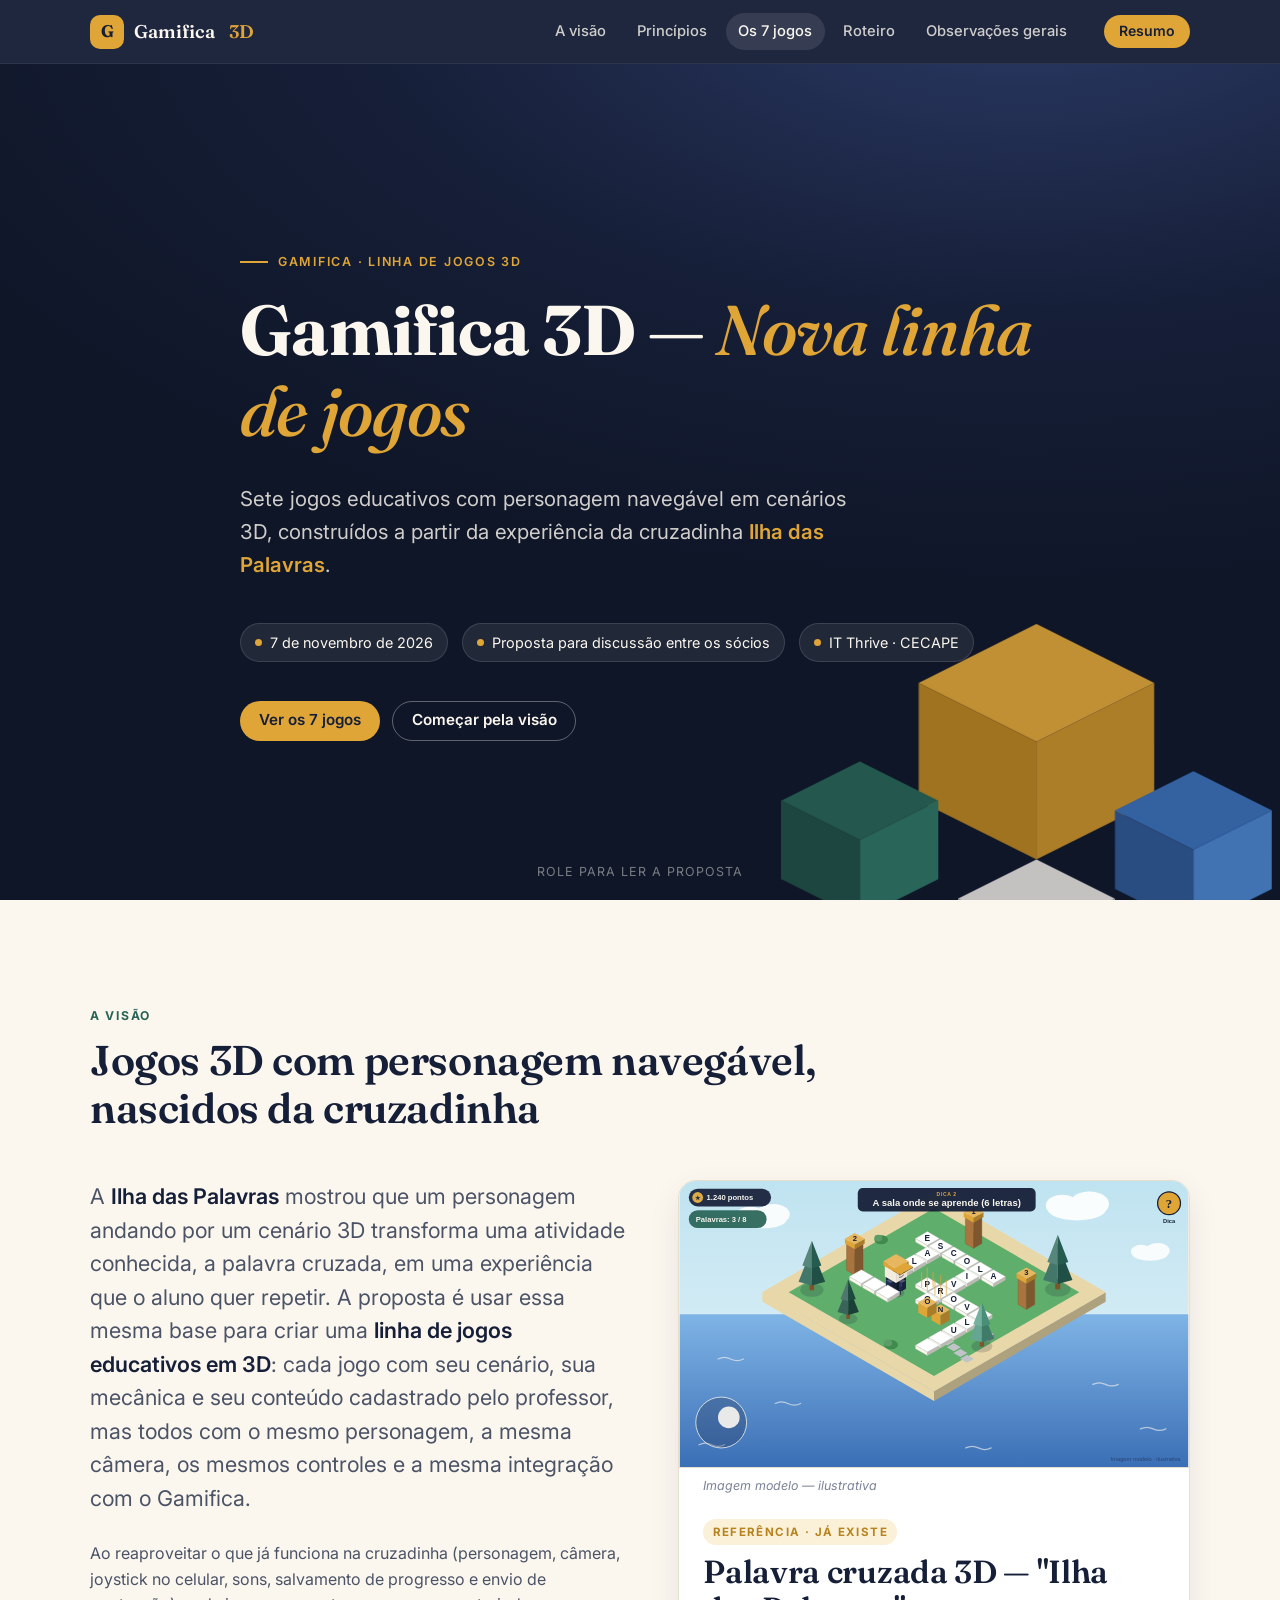
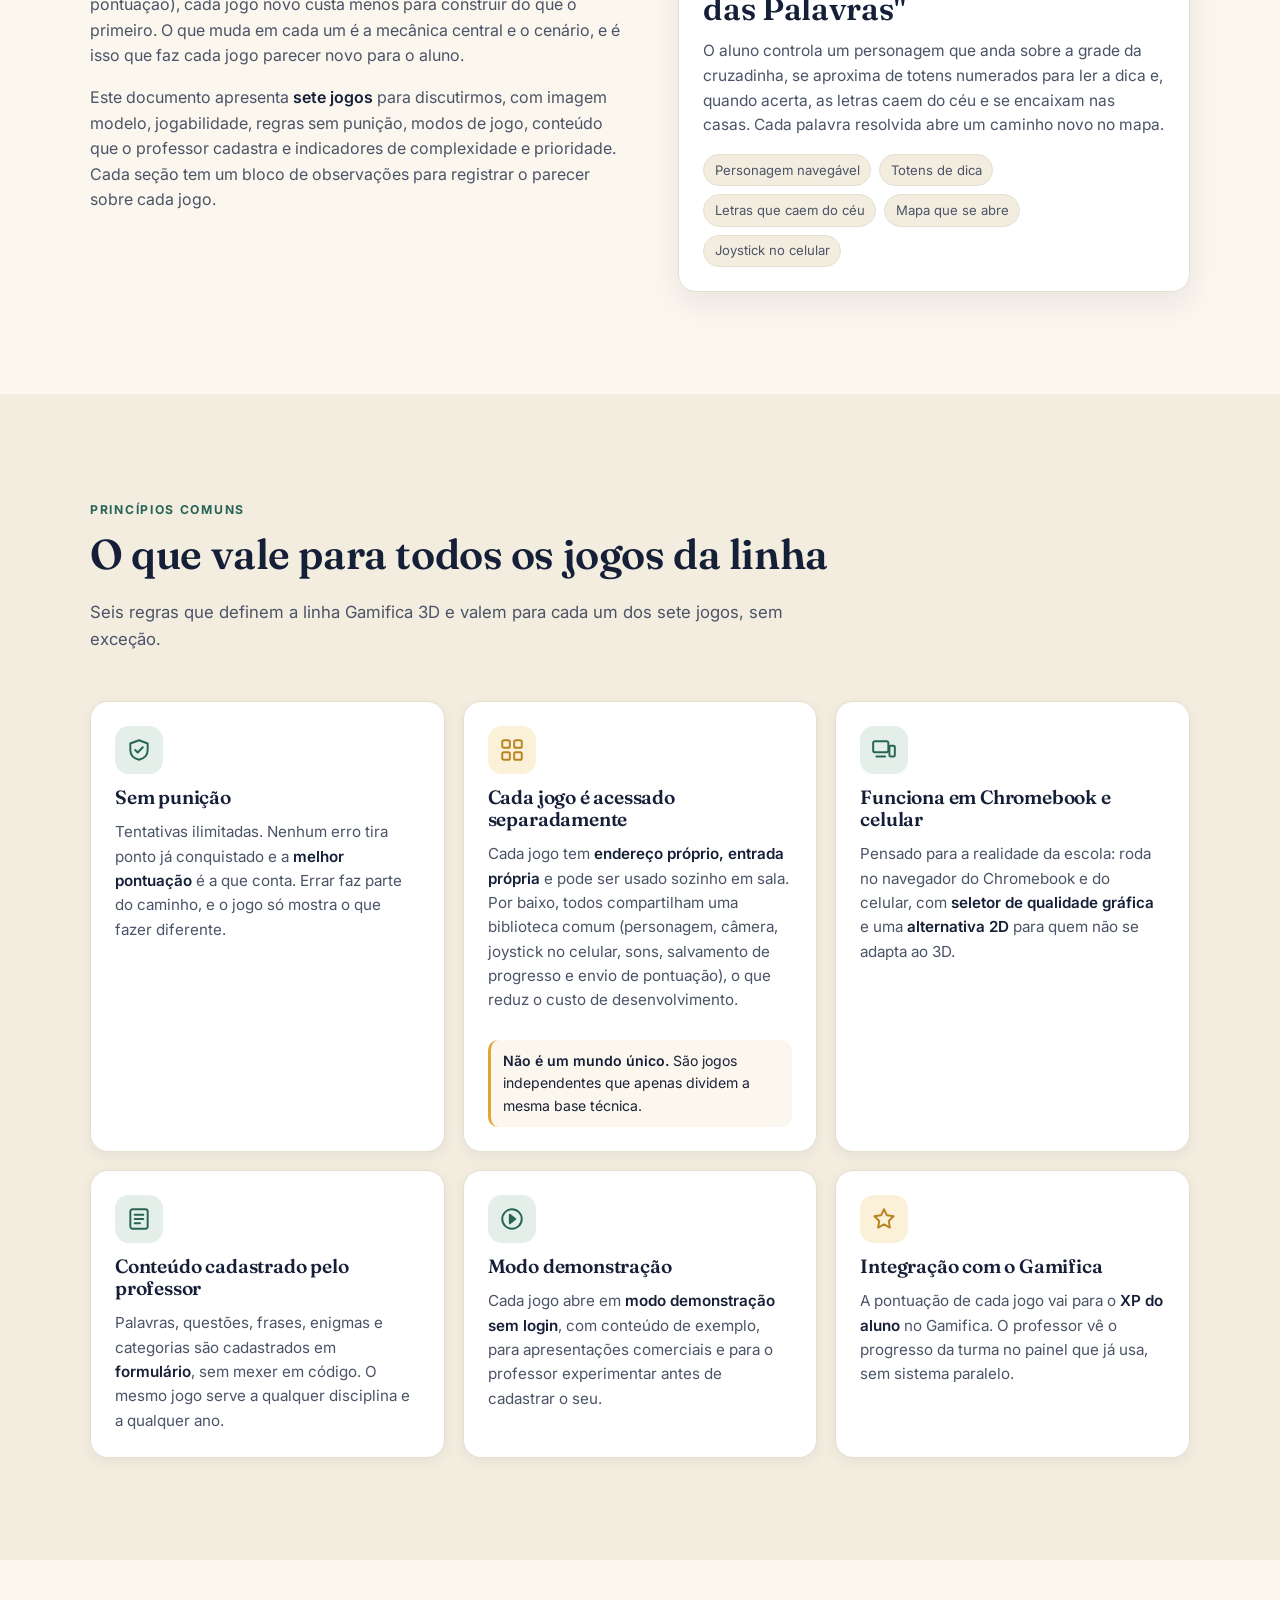
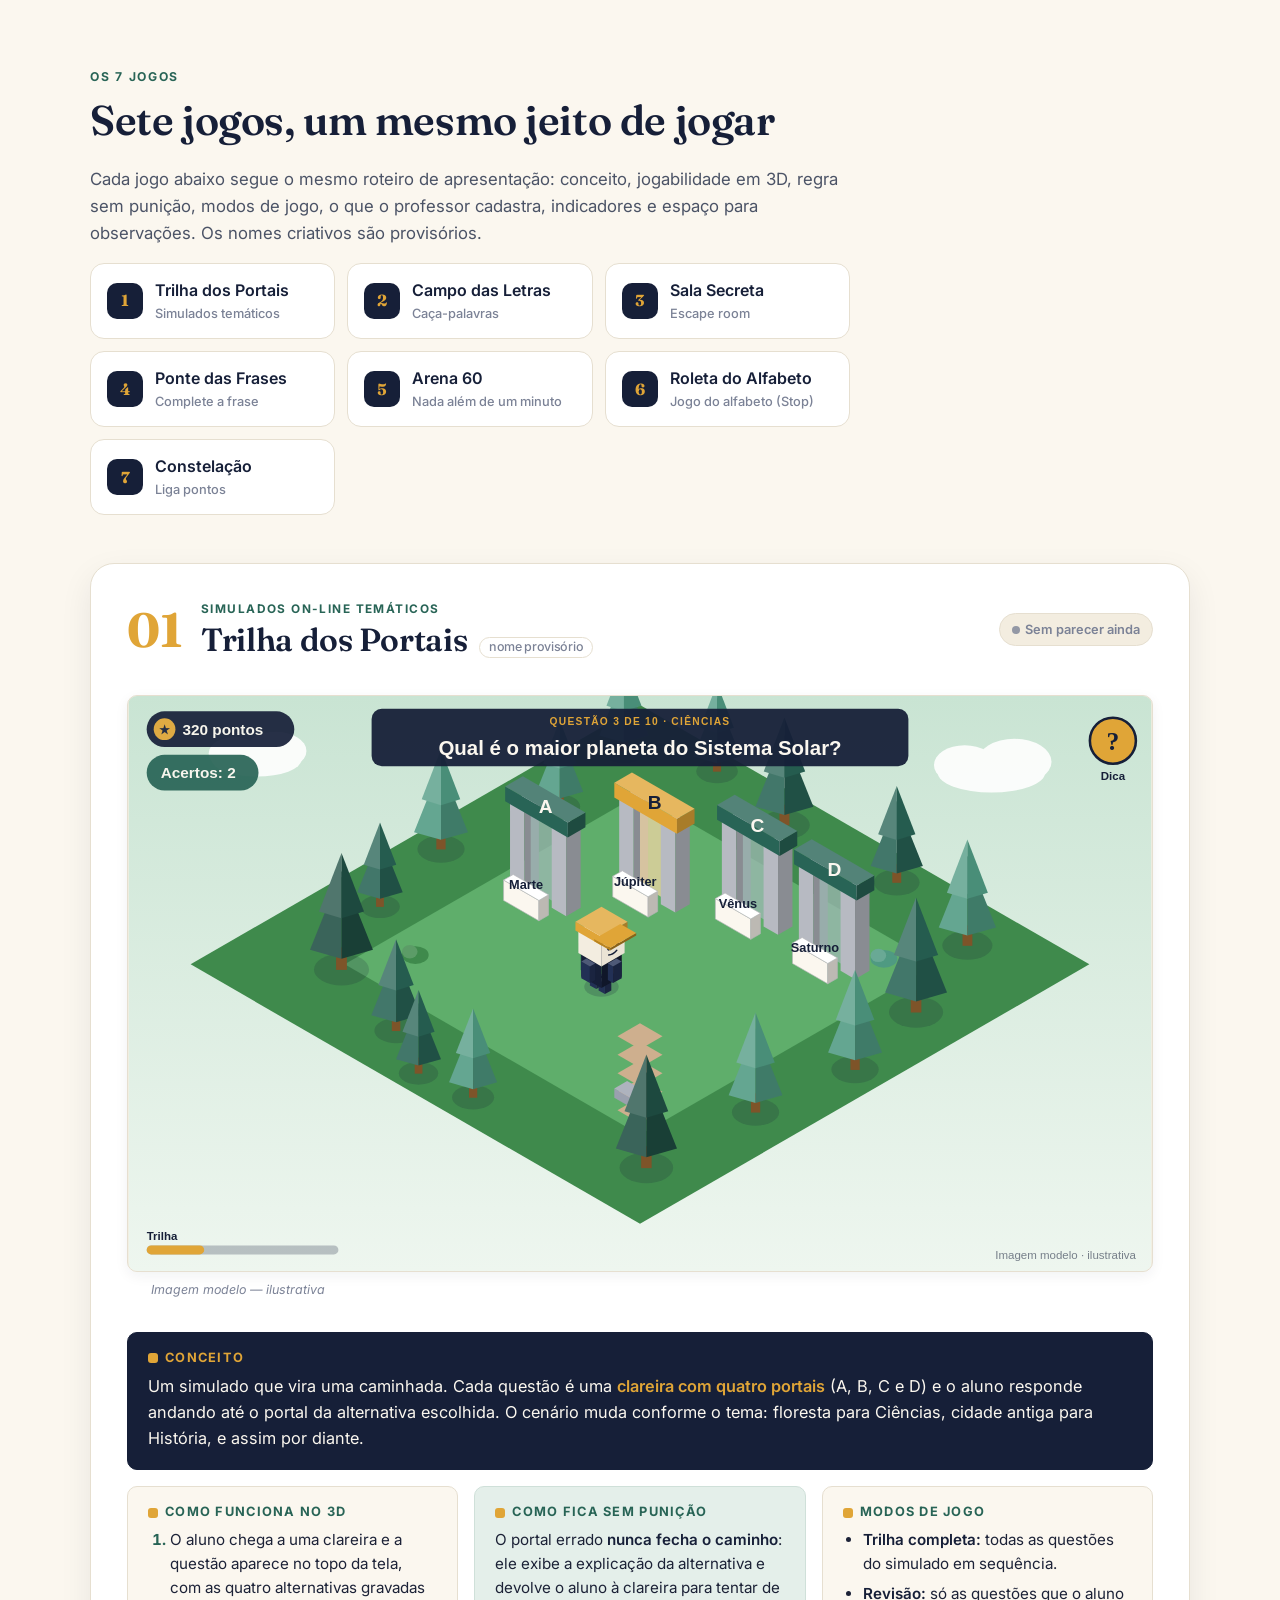
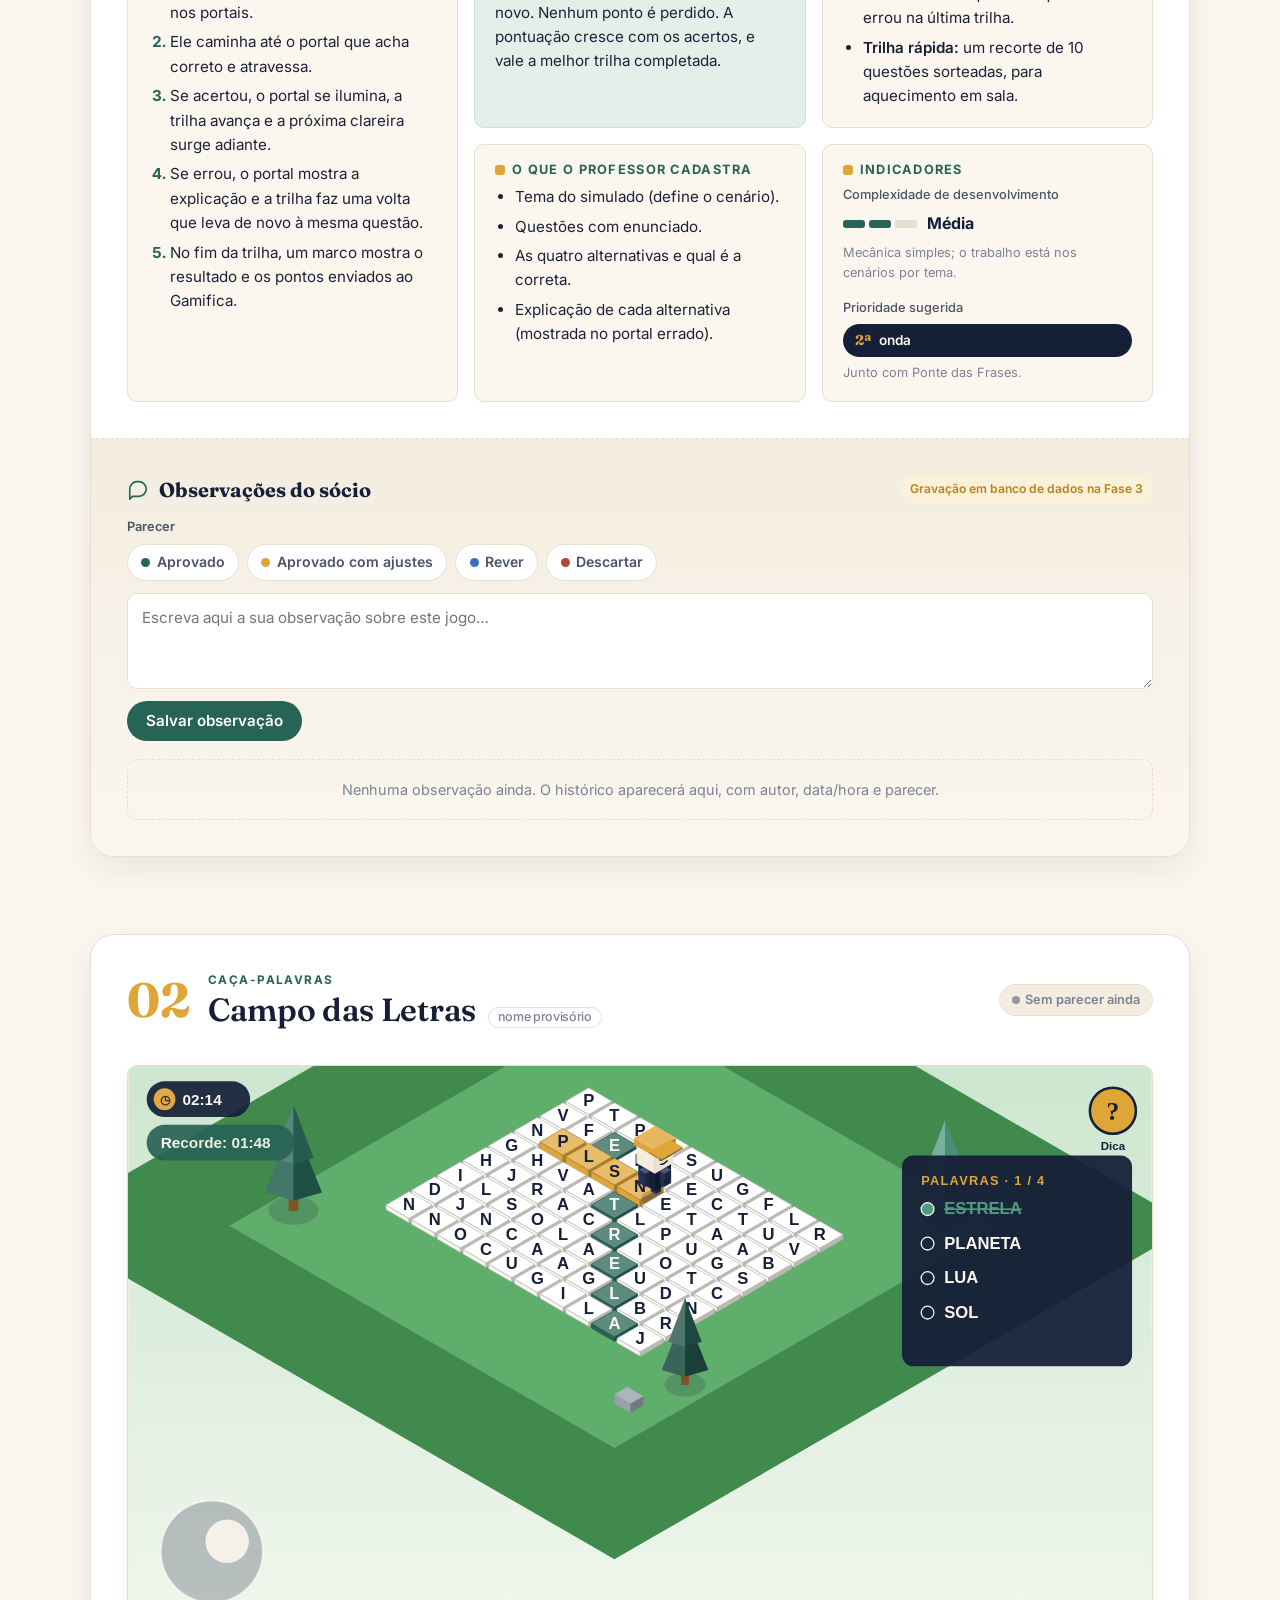
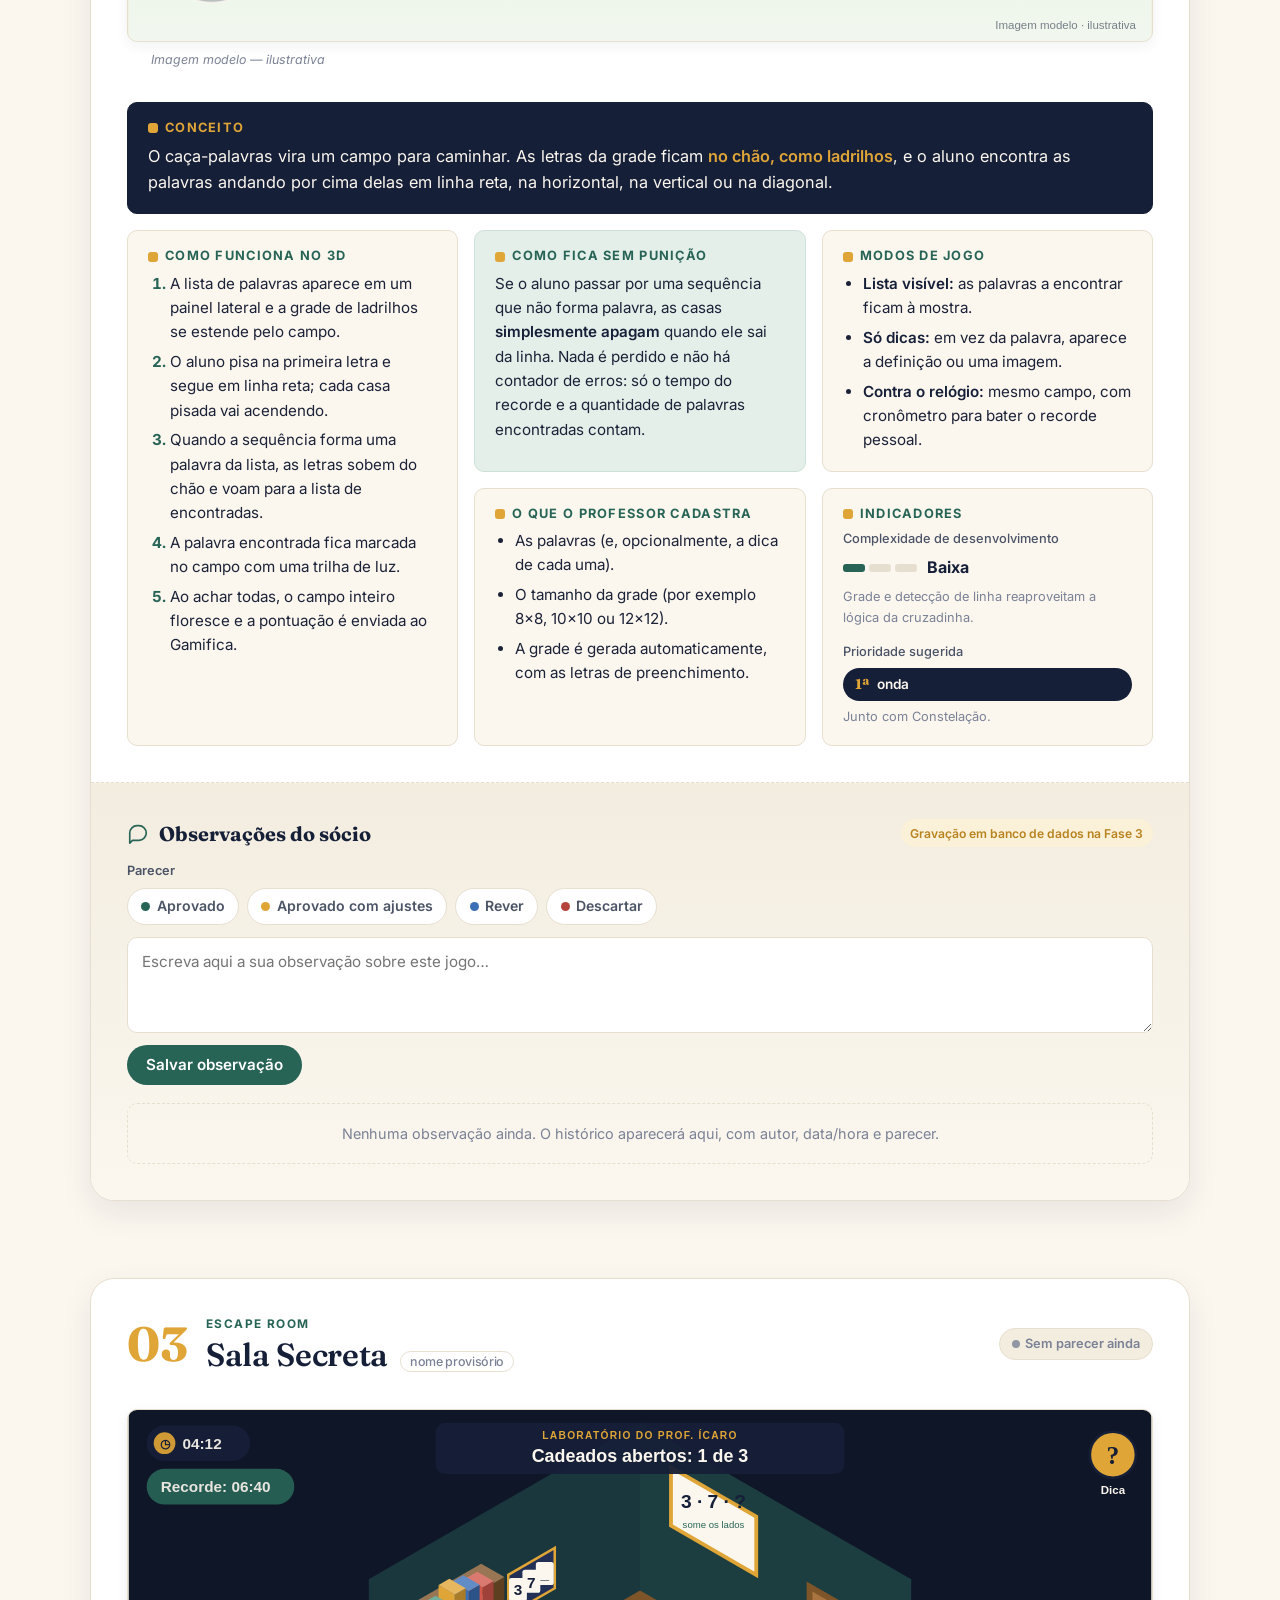
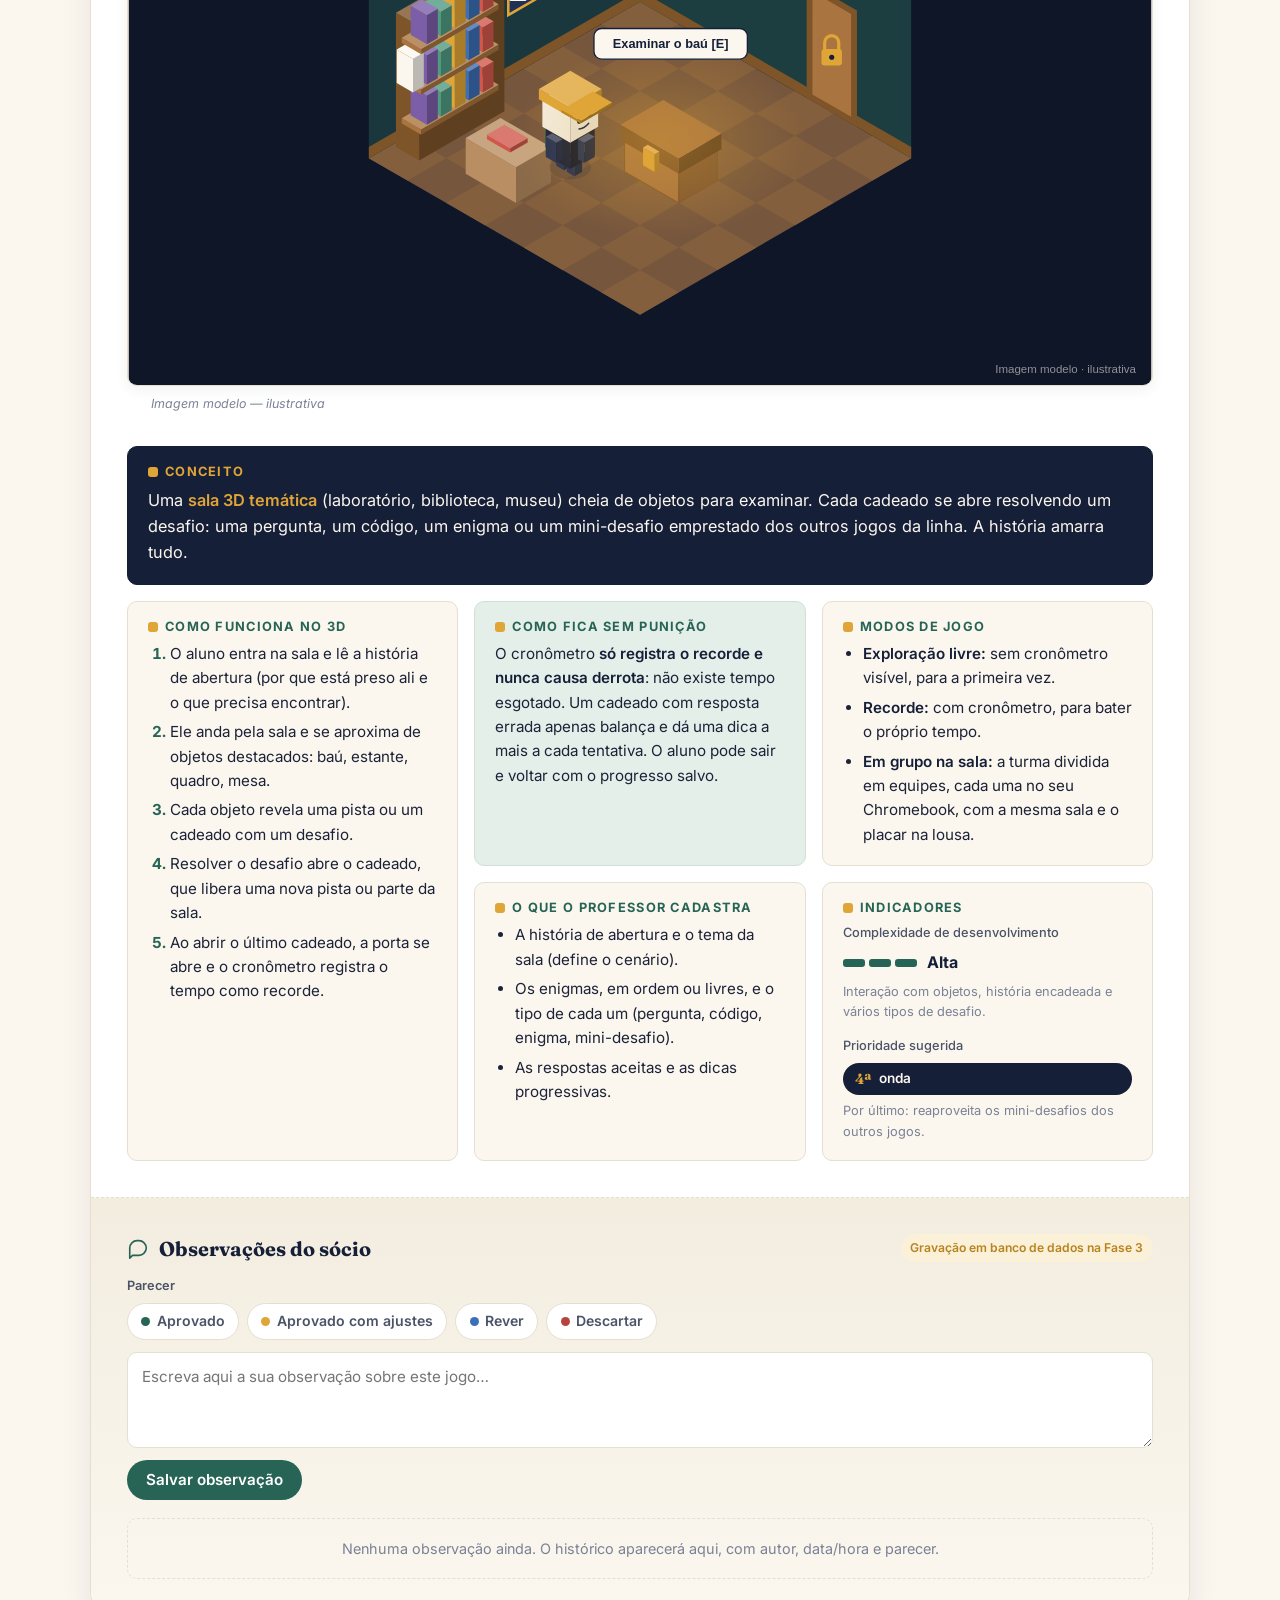
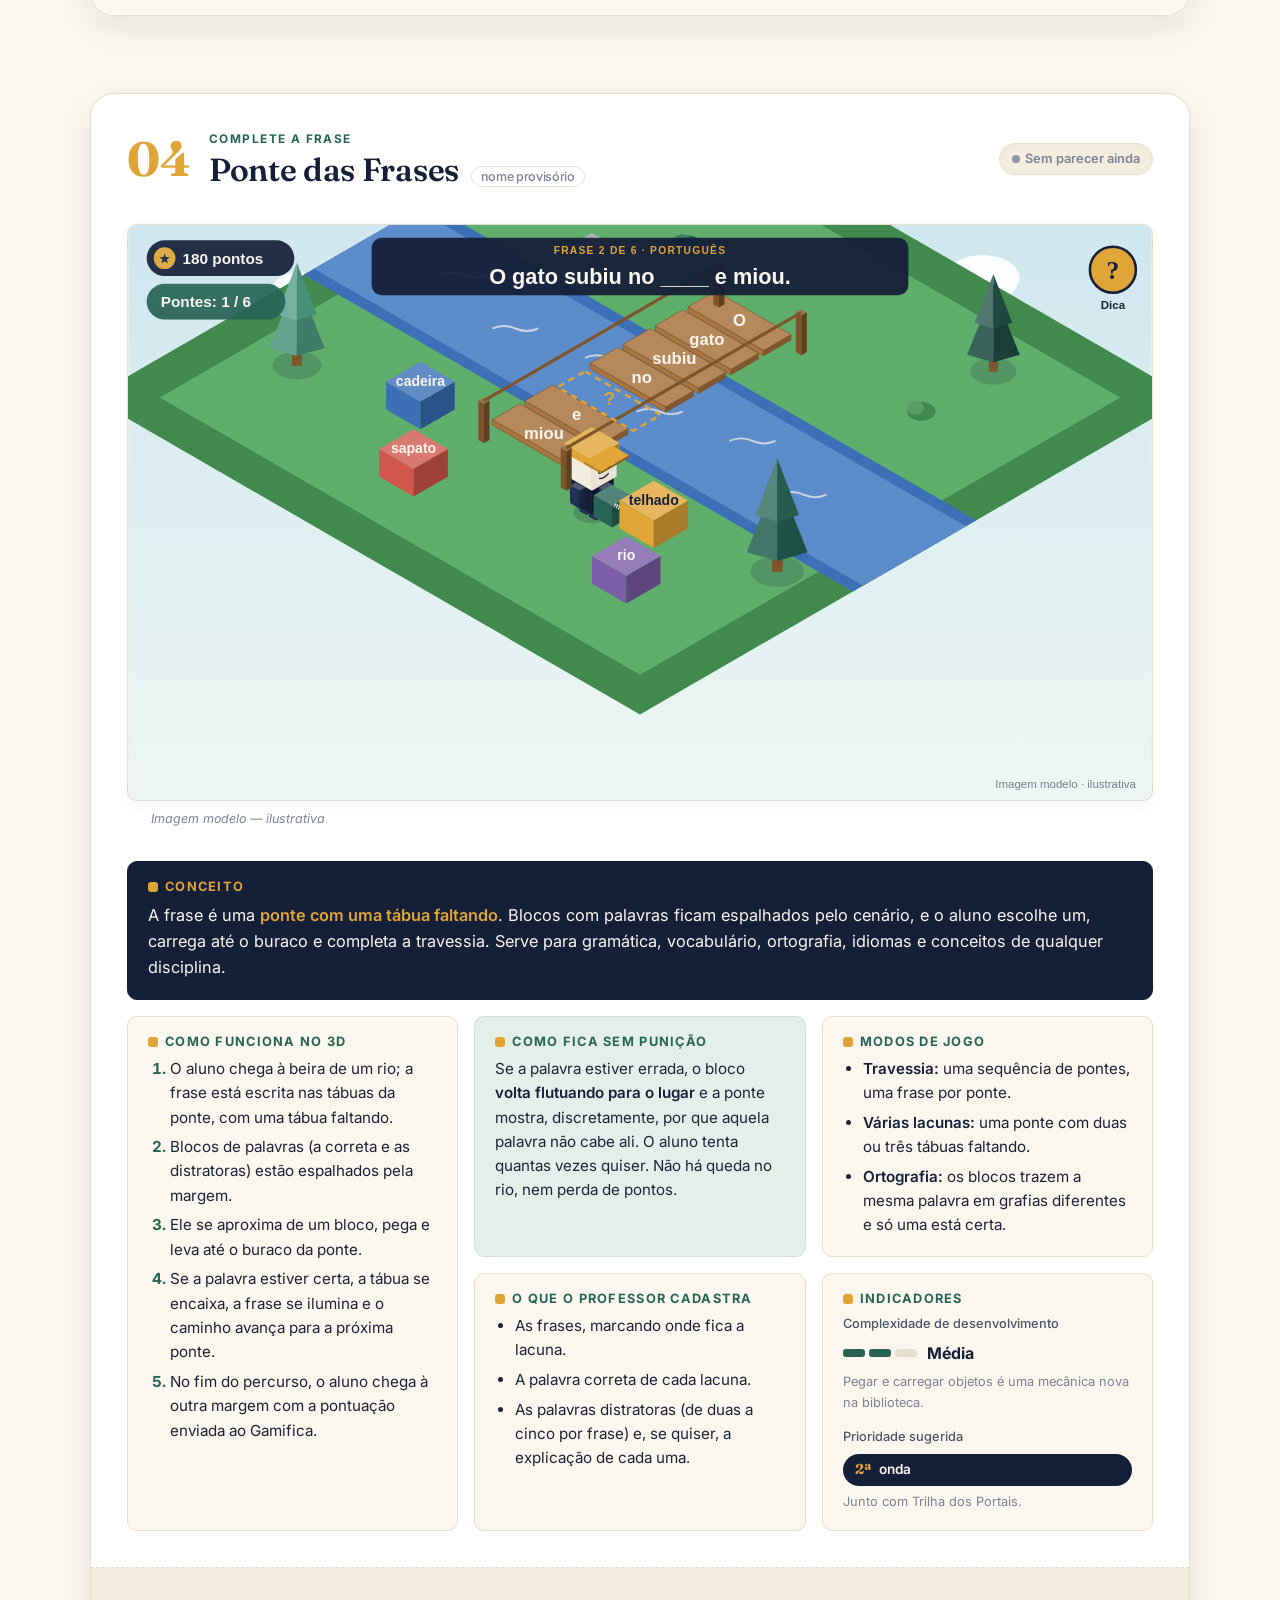
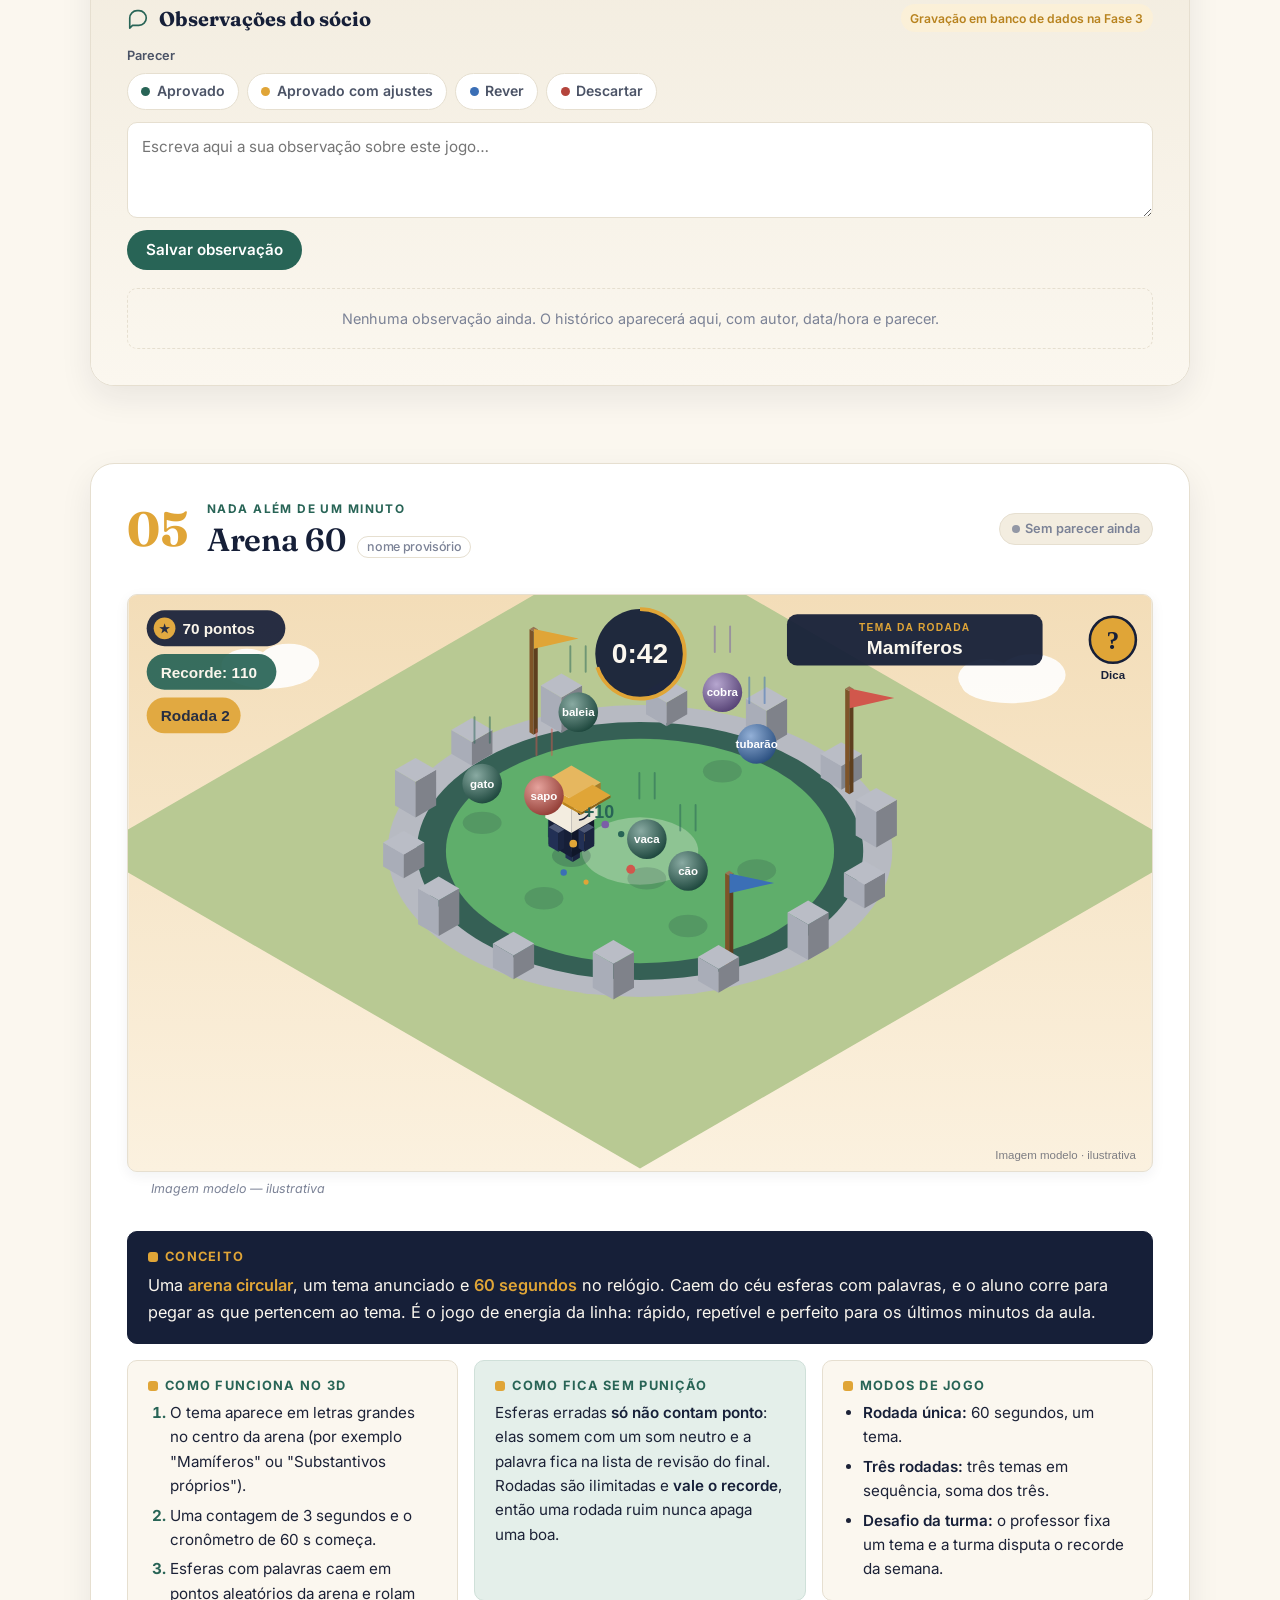
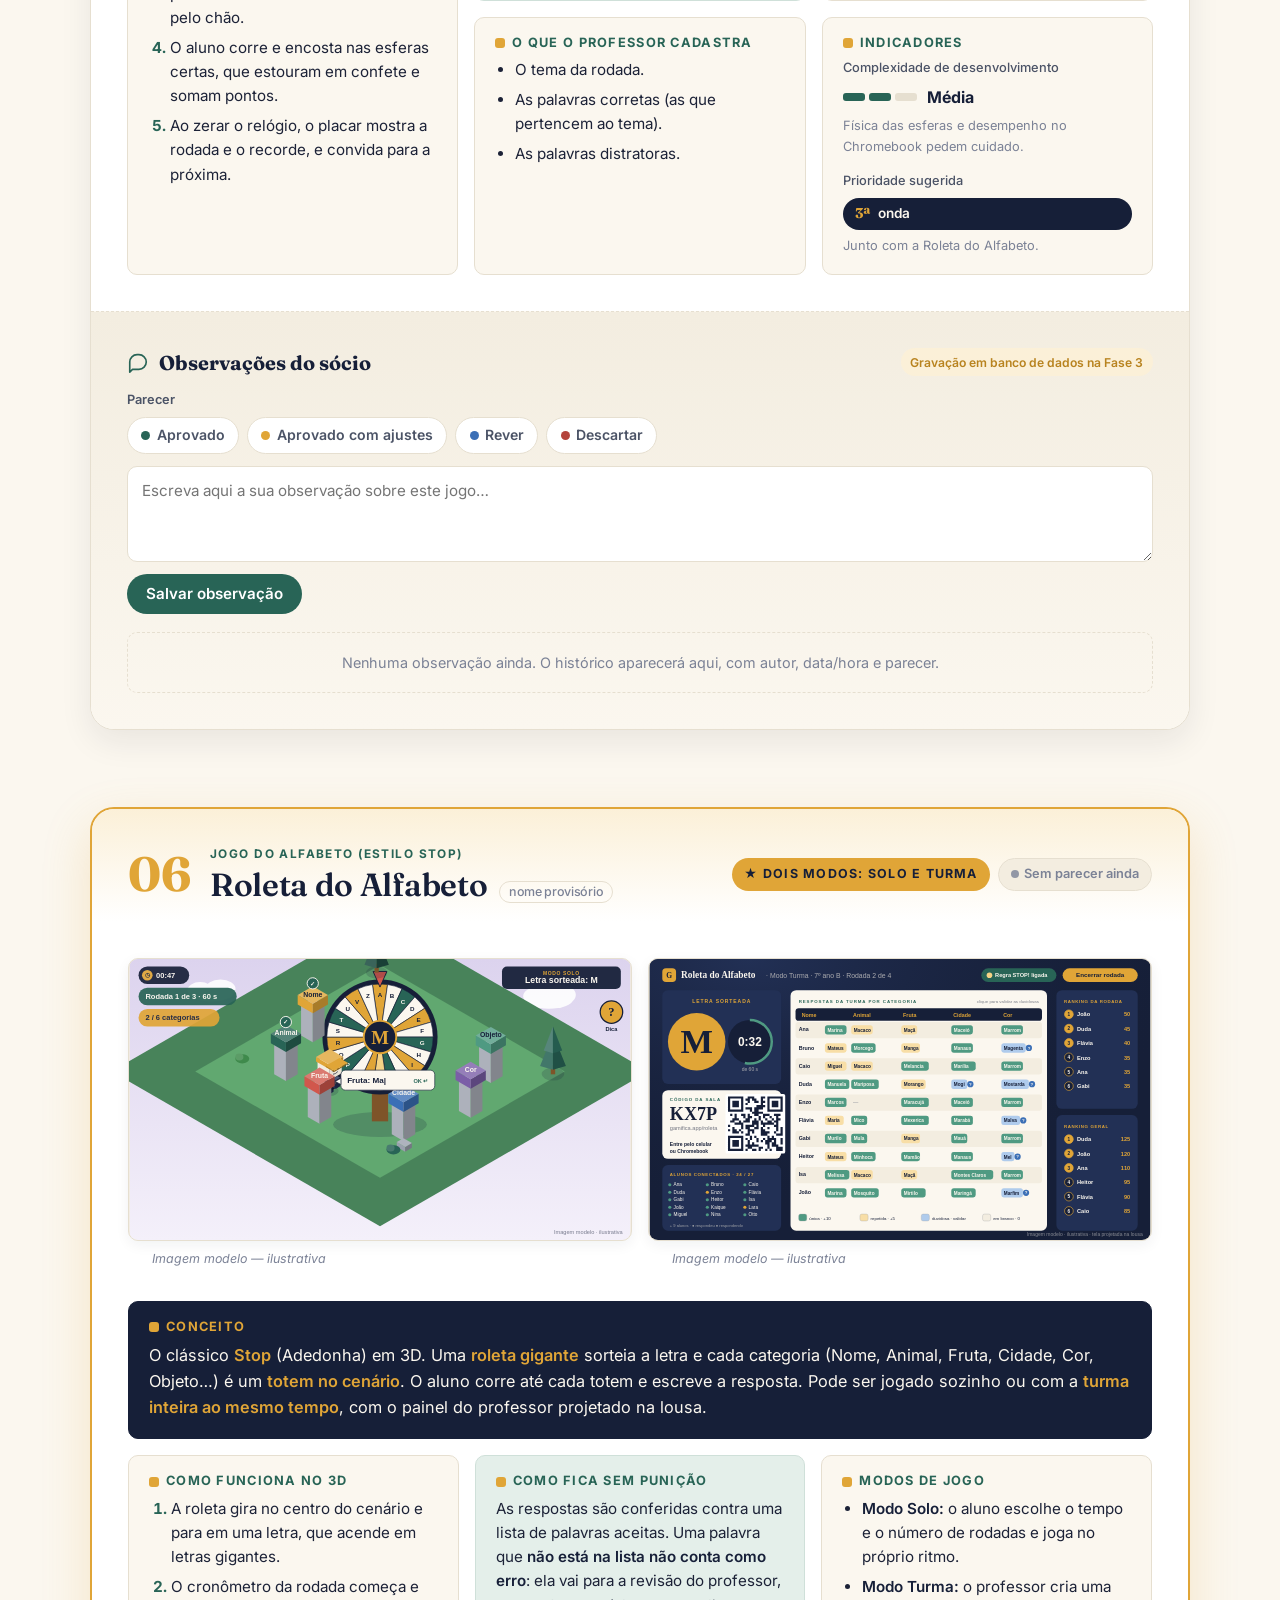
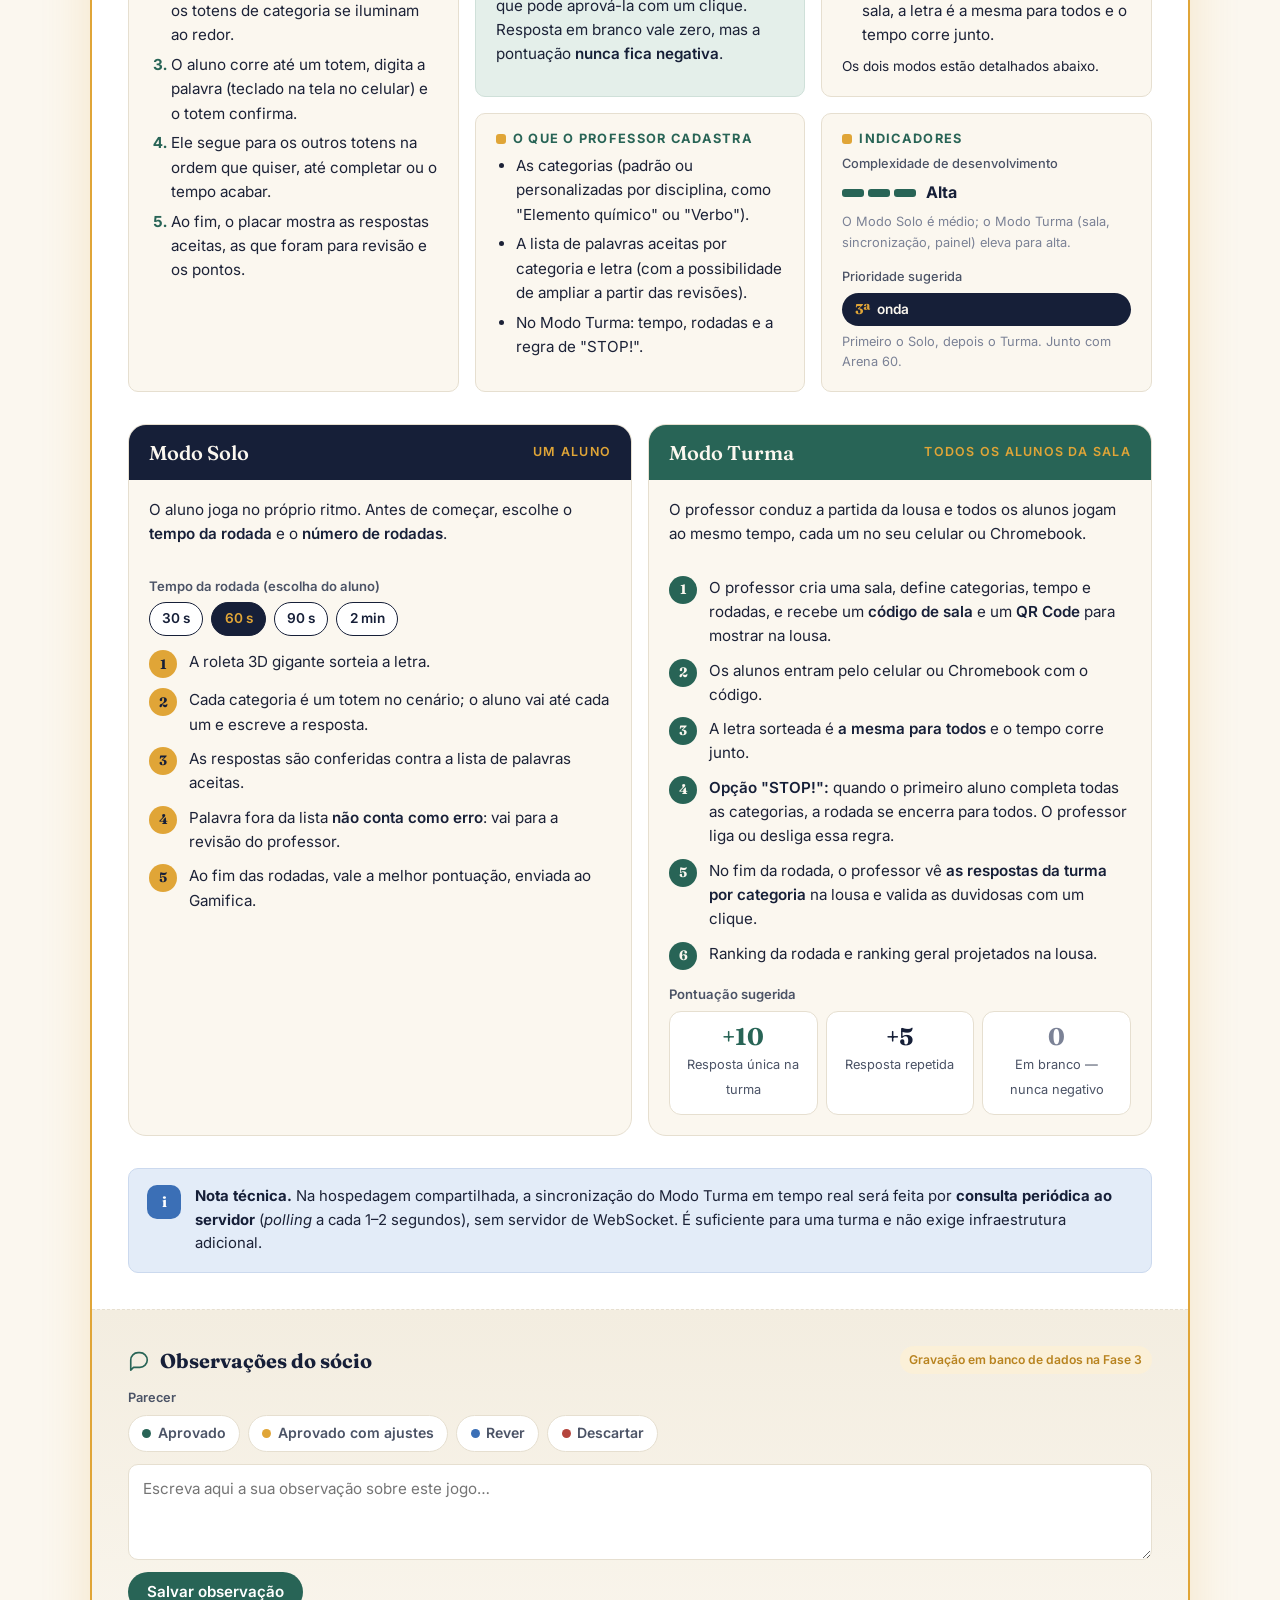
<file: proposta-jogos/index.html>
<!DOCTYPE html>
<html lang="pt-BR">
<head>
  <meta charset="utf-8">
  <meta name="viewport" content="width=device-width, initial-scale=1">
  <meta name="robots" content="noindex, nofollow">
  <title>Gamifica 3D — Nova linha de jogos · Proposta</title>
  <meta name="description" content="Proposta de sete novos jogos educativos em 3D para o Gamifica, para discussão entre os sócios.">
  <link rel="preconnect" href="https://fonts.googleapis.com">
  <link rel="preconnect" href="https://fonts.gstatic.com" crossorigin>
  <link href="https://fonts.googleapis.com/css2?family=Fraunces:ital,opsz,wght@0,9..144,500;0,9..144,600;0,9..144,700;1,9..144,500&family=Inter:wght@400;500;600;700&display=swap" rel="stylesheet">
  <link rel="stylesheet" href="css/estilo.css">
</head>
<body>

<!-- ============================== BARRA SUPERIOR ============================== -->
<header class="topo">
  <div class="container topo__inner">
    <a class="marca" href="#capa"><span class="marca__logo">G</span>Gamifica&nbsp;<span class="marca__3d">3D</span></a>
    <nav class="nav" id="nav" aria-label="Seções da proposta">
      <a href="#visao">A visão</a>
      <a href="#principios">Princípios</a>
      <a href="#jogos">Os 7 jogos</a>
      <a href="#roteiro">Roteiro</a>
      <a href="#geral">Observações gerais</a>
    </nav>
    <button class="btn btn--ouro" type="button" data-fase="4" title="Painel resumo — chega na Fase 4">Resumo</button>
    <button class="nav-toggle" type="button" aria-label="Abrir menu" aria-expanded="false" aria-controls="nav">☰</button>
  </div>
</header>

<main>

<!-- ============================== 1. CAPA ============================== -->
<section class="capa" id="capa">
  <div class="container capa__inner">
    <p class="capa__kicker">Gamifica · Linha de jogos 3D</p>
    <h1>Gamifica 3D — <em>Nova linha de jogos</em></h1>
    <p class="capa__sub">Sete jogos educativos com personagem navegável em cenários 3D, construídos a partir da experiência da cruzadinha <strong>Ilha das Palavras</strong>.</p>
    <div class="capa__meta">
      <span>7 de novembro de 2026</span>
      <span>Proposta para discussão entre os sócios</span>
      <span>IT Thrive · CECAPE</span>
    </div>
    <div class="capa__acoes">
      <a class="btn btn--ouro" href="#jogos">Ver os 7 jogos</a>
      <a class="btn btn--fantasma" href="#visao">Começar pela visão</a>
    </div>
  </div>

  <!-- Decoração isométrica (low-poly) -->
  <svg class="capa__deco" viewBox="0 0 600 420" aria-hidden="true">
    <g opacity=".95">
      <polygon points="300,60 420,120 300,180 180,120" fill="#E0A537"/>
      <polygon points="180,120 300,180 300,300 180,240" fill="#B8831F"/>
      <polygon points="300,180 420,120 420,240 300,300" fill="#C9902A"/>
      <polygon points="120,200 200,240 120,280 40,240" fill="#286456"/>
      <polygon points="40,240 120,280 120,360 40,320" fill="#1F4F44"/>
      <polygon points="120,280 200,240 200,320 120,360" fill="#2E7363"/>
      <polygon points="460,210 540,250 460,290 380,250" fill="#3B6FB6"/>
      <polygon points="380,250 460,290 460,370 380,330" fill="#2E5790"/>
      <polygon points="460,290 540,250 540,330 460,370" fill="#4A82CB"/>
      <polygon points="300,300 380,340 300,380 220,340" fill="#FBF7EF" opacity=".9"/>
      <polygon points="220,340 300,380 300,420 220,380" fill="#D9D2C2" opacity=".9"/>
      <polygon points="300,380 380,340 380,380 300,420" fill="#EDE6D6" opacity=".9"/>
    </g>
  </svg>
  <p class="capa__rodape">Role para ler a proposta</p>
</section>

<!-- ============================== 2. A VISÃO ============================== -->
<section class="secao" id="visao">
  <div class="container">
    <div class="secao__cab">
      <span class="kicker">A visão</span>
      <h2>Jogos 3D com personagem navegável, nascidos da cruzadinha</h2>
    </div>
    <div class="visao">
      <div class="visao__texto">
        <p class="lead">A <strong>Ilha das Palavras</strong> mostrou que um personagem andando por um cenário 3D transforma uma atividade conhecida, a palavra cruzada, em uma experiência que o aluno quer repetir. A proposta é usar essa mesma base para criar uma <strong>linha de jogos educativos em 3D</strong>: cada jogo com seu cenário, sua mecânica e seu conteúdo cadastrado pelo professor, mas todos com o mesmo personagem, a mesma câmera, os mesmos controles e a mesma integração com o Gamifica.</p>
        <p>Ao reaproveitar o que já funciona na cruzadinha (personagem, câmera, joystick no celular, sons, salvamento de progresso e envio de pontuação), cada jogo novo custa menos para construir do que o primeiro. O que muda em cada um é a mecânica central e o cenário, e é isso que faz cada jogo parecer novo para o aluno.</p>
        <p>Este documento apresenta <strong>sete jogos</strong> para discutirmos, com imagem modelo, jogabilidade, regras sem punição, modos de jogo, conteúdo que o professor cadastra e indicadores de complexidade e prioridade. Cada seção tem um bloco de observações para registrar o parecer sobre cada jogo.</p>
      </div>

      <!-- Card de referência: Ilha das Palavras -->
      <article class="card-ref" id="ilha-das-palavras">
        <figure class="modelo">
          <img src="img/ilha-das-palavras.svg" alt="Ilha das Palavras: personagem sobre a grade da cruzadinha 3D numa ilha, totens numerados com dicas e letras caindo do céu" width="1600" height="900" loading="lazy" class="modelo__img" data-lightbox><figcaption>Imagem modelo — ilustrativa</figcaption>
        </figure>
        <div class="card-ref__corpo">
          <span class="card-ref__tag">Referência · já existe</span>
          <h3>Palavra cruzada 3D — "Ilha das Palavras"</h3>
          <p>O aluno controla um personagem que anda sobre a grade da cruzadinha, se aproxima de totens numerados para ler a dica e, quando acerta, as letras caem do céu e se encaixam nas casas. Cada palavra resolvida abre um caminho novo no mapa.</p>
          <div class="card-ref__lista">
            <span>Personagem navegável</span>
            <span>Totens de dica</span>
            <span>Letras que caem do céu</span>
            <span>Mapa que se abre</span>
            <span>Joystick no celular</span>
          </div>
        </div>
      </article>
    </div>
  </div>
</section>

<!-- ============================== 3. PRINCÍPIOS COMUNS ============================== -->
<section class="secao secao--papel2" id="principios">
  <div class="container">
    <div class="secao__cab">
      <span class="kicker">Princípios comuns</span>
      <h2>O que vale para todos os jogos da linha</h2>
      <p>Seis regras que definem a linha Gamifica 3D e valem para cada um dos sete jogos, sem exceção.</p>
    </div>
    <div class="principios">

      <article class="principio">
        <div class="principio__ico">
          <svg viewBox="0 0 24 24" fill="none" stroke="currentColor" stroke-width="1.8" stroke-linecap="round" stroke-linejoin="round" aria-hidden="true"><path d="M12 3 4 6v6c0 4.5 3.4 7.8 8 9 4.6-1.2 8-4.5 8-9V6l-8-3Z"/><path d="m8.5 12 2.3 2.3L15.5 9.5"/></svg>
        </div>
        <h3>Sem punição</h3>
        <p>Tentativas ilimitadas. Nenhum erro tira ponto já conquistado e a <strong>melhor pontuação</strong> é a que conta. Errar faz parte do caminho, e o jogo só mostra o que fazer diferente.</p>
      </article>

      <article class="principio principio--ouro">
        <div class="principio__ico">
          <svg viewBox="0 0 24 24" fill="none" stroke="currentColor" stroke-width="1.8" stroke-linecap="round" stroke-linejoin="round" aria-hidden="true"><rect x="3" y="3" width="7" height="7" rx="1.5"/><rect x="14" y="3" width="7" height="7" rx="1.5"/><rect x="3" y="14" width="7" height="7" rx="1.5"/><rect x="14" y="14" width="7" height="7" rx="1.5"/></svg>
        </div>
        <h3>Cada jogo é acessado separadamente</h3>
        <p>Cada jogo tem <strong>endereço próprio, entrada própria</strong> e pode ser usado sozinho em sala. Por baixo, todos compartilham uma biblioteca comum (personagem, câmera, joystick no celular, sons, salvamento de progresso e envio de pontuação), o que reduz o custo de desenvolvimento.</p>
        <p class="nota"><strong>Não é um mundo único.</strong> São jogos independentes que apenas dividem a mesma base técnica.</p>
      </article>

      <article class="principio">
        <div class="principio__ico">
          <svg viewBox="0 0 24 24" fill="none" stroke="currentColor" stroke-width="1.8" stroke-linecap="round" stroke-linejoin="round" aria-hidden="true"><rect x="2" y="4" width="14" height="10" rx="1.5"/><path d="M5 18h8"/><rect x="17" y="8" width="5" height="10" rx="1.2"/></svg>
        </div>
        <h3>Funciona em Chromebook e celular</h3>
        <p>Pensado para a realidade da escola: roda no navegador do Chromebook e do celular, com <strong>seletor de qualidade gráfica</strong> e uma <strong>alternativa 2D</strong> para quem não se adapta ao 3D.</p>
      </article>

      <article class="principio">
        <div class="principio__ico">
          <svg viewBox="0 0 24 24" fill="none" stroke="currentColor" stroke-width="1.8" stroke-linecap="round" stroke-linejoin="round" aria-hidden="true"><rect x="4" y="3" width="16" height="18" rx="2"/><path d="M8 8h8M8 12h8M8 16h5"/></svg>
        </div>
        <h3>Conteúdo cadastrado pelo professor</h3>
        <p>Palavras, questões, frases, enigmas e categorias são cadastrados em <strong>formulário</strong>, sem mexer em código. O mesmo jogo serve a qualquer disciplina e a qualquer ano.</p>
      </article>

      <article class="principio">
        <div class="principio__ico">
          <svg viewBox="0 0 24 24" fill="none" stroke="currentColor" stroke-width="1.8" stroke-linecap="round" stroke-linejoin="round" aria-hidden="true"><circle cx="12" cy="12" r="9"/><path d="m10 8 5 4-5 4V8Z" fill="currentColor"/></svg>
        </div>
        <h3>Modo demonstração</h3>
        <p>Cada jogo abre em <strong>modo demonstração sem login</strong>, com conteúdo de exemplo, para apresentações comerciais e para o professor experimentar antes de cadastrar o seu.</p>
      </article>

      <article class="principio principio--ouro">
        <div class="principio__ico">
          <svg viewBox="0 0 24 24" fill="none" stroke="currentColor" stroke-width="1.8" stroke-linecap="round" stroke-linejoin="round" aria-hidden="true"><path d="m12 3 2.7 5.6 6.1.9-4.4 4.3 1 6.1L12 17l-5.4 2.9 1-6.1L3.2 9.5l6.1-.9L12 3Z"/></svg>
        </div>
        <h3>Integração com o Gamifica</h3>
        <p>A pontuação de cada jogo vai para o <strong>XP do aluno</strong> no Gamifica. O professor vê o progresso da turma no painel que já usa, sem sistema paralelo.</p>
      </article>

    </div>
  </div>
</section>

<!-- ============================== 4. OS 7 JOGOS ============================== -->
<section class="secao jogos" id="jogos">
  <div class="container">
    <div class="secao__cab">
      <span class="kicker">Os 7 jogos</span>
      <h2>Sete jogos, um mesmo jeito de jogar</h2>
      <p>Cada jogo abaixo segue o mesmo roteiro de apresentação: conceito, jogabilidade em 3D, regra sem punição, modos de jogo, o que o professor cadastra, indicadores e espaço para observações. Os nomes criativos são provisórios.</p>
      <nav class="indice" aria-label="Ir para um jogo">
        <a href="#trilha-dos-portais"><span class="indice__num">1</span><span>Trilha dos Portais<small>Simulados temáticos</small></span></a>
        <a href="#campo-das-letras"><span class="indice__num">2</span><span>Campo das Letras<small>Caça-palavras</small></span></a>
        <a href="#sala-secreta"><span class="indice__num">3</span><span>Sala Secreta<small>Escape room</small></span></a>
        <a href="#ponte-das-frases"><span class="indice__num">4</span><span>Ponte das Frases<small>Complete a frase</small></span></a>
        <a href="#arena-60"><span class="indice__num">5</span><span>Arena 60<small>Nada além de um minuto</small></span></a>
        <a href="#roleta-do-alfabeto"><span class="indice__num">6</span><span>Roleta do Alfabeto<small>Jogo do alfabeto (Stop)</small></span></a>
        <a href="#constelacao"><span class="indice__num">7</span><span>Constelação<small>Liga pontos</small></span></a>
      </nav>
    </div>

    <!-- ---------------- JOGO 1 ---------------- -->
    <article class="jogo" id="trilha-dos-portais" data-slug="trilha-dos-portais">
      <header class="jogo__topo">
        <span class="jogo__num">01</span>
        <div>
          <p class="jogo__tipo">Simulados on-line temáticos</p>
          <h3 class="jogo__nome">Trilha dos Portais <span class="jogo__prov">nome provisório</span></h3>
        </div>
        <div class="jogo__selos"><span class="selo selo--vazio">Sem parecer ainda</span></div>
      </header>
      <div class="jogo__corpo">
        <figure class="modelo">
          <img src="img/trilha-dos-portais.svg" alt="Trilha dos Portais: clareira na floresta com quatro portais A, B, C e D e a pergunta no topo da tela" width="1600" height="900" loading="lazy" class="modelo__img" data-lightbox><figcaption>Imagem modelo — ilustrativa</figcaption>
        </figure>

        <div class="jogo__grid">
          <div class="bloco bloco--conceito bloco--largo">
            <h4>Conceito</h4>
            <p>Um simulado que vira uma caminhada. Cada questão é uma <strong>clareira com quatro portais</strong> (A, B, C e D) e o aluno responde andando até o portal da alternativa escolhida. O cenário muda conforme o tema: floresta para Ciências, cidade antiga para História, e assim por diante.</p>
          </div>
          <div class="bloco bloco--funciona">
            <h4>Como funciona no 3D</h4>
            <ol>
              <li>O aluno chega a uma clareira e a questão aparece no topo da tela, com as quatro alternativas gravadas nos portais.</li>
              <li>Ele caminha até o portal que acha correto e atravessa.</li>
              <li>Se acertou, o portal se ilumina, a trilha avança e a próxima clareira surge adiante.</li>
              <li>Se errou, o portal mostra a explicação e a trilha faz uma volta que leva de novo à mesma questão.</li>
              <li>No fim da trilha, um marco mostra o resultado e os pontos enviados ao Gamifica.</li>
            </ol>
          </div>
          <div class="bloco bloco--sp">
            <h4>Como fica sem punição</h4>
            <p>O portal errado <strong>nunca fecha o caminho</strong>: ele exibe a explicação da alternativa e devolve o aluno à clareira para tentar de novo. Nenhum ponto é perdido. A pontuação cresce com os acertos, e vale a melhor trilha completada.</p>
          </div>
          <div class="bloco">
            <h4>Modos de jogo</h4>
            <ul>
              <li><strong>Trilha completa:</strong> todas as questões do simulado em sequência.</li>
              <li><strong>Revisão:</strong> só as questões que o aluno errou na última trilha.</li>
              <li><strong>Trilha rápida:</strong> um recorte de 10 questões sorteadas, para aquecimento em sala.</li>
            </ul>
          </div>
          <div class="bloco">
            <h4>O que o professor cadastra</h4>
            <ul>
              <li>Tema do simulado (define o cenário).</li>
              <li>Questões com enunciado.</li>
              <li>As quatro alternativas e qual é a correta.</li>
              <li>Explicação de cada alternativa (mostrada no portal errado).</li>
            </ul>
          </div>
          <div class="bloco">
            <h4>Indicadores</h4>
            <div class="indicadores">
              <div class="indicador">
                <span class="indicador__rotulo">Complexidade de desenvolvimento</span>
                <span class="indicador__valor"><span class="barras barras--2"><i></i><i></i><i></i></span> Média</span>
                <small>Mecânica simples; o trabalho está nos cenários por tema.</small>
              </div>
              <div class="indicador">
                <span class="indicador__rotulo">Prioridade sugerida</span>
                <span class="prioridade"><b>2ª</b> onda</span>
                <small>Junto com Ponte das Frases.</small>
              </div>
            </div>
          </div>
        </div>
      </div>

      <section class="obs" aria-label="Observações do sócio sobre Trilha dos Portais">
        <div class="obs__cab">
          <h4><svg viewBox="0 0 24 24" fill="none" stroke="currentColor" stroke-width="1.8" stroke-linecap="round" stroke-linejoin="round" aria-hidden="true"><path d="M21 12a8 8 0 0 1-8 8H6l-3 3V12a8 8 0 0 1 8-8h2a8 8 0 0 1 8 8Z"/></svg>Observações do sócio</h4>
          <span class="obs__fase">Gravação em banco de dados na Fase 3</span>
        </div>
        <form class="obs__form" data-fase="3">
          <fieldset class="parecer">
            <legend>Parecer</legend>
            <label data-v="aprovado"><input type="radio" name="parecer-1" value="aprovado">Aprovado</label>
            <label data-v="ajustes"><input type="radio" name="parecer-1" value="ajustes">Aprovado com ajustes</label>
            <label data-v="rever"><input type="radio" name="parecer-1" value="rever">Rever</label>
            <label data-v="descartar"><input type="radio" name="parecer-1" value="descartar">Descartar</label>
          </fieldset>
          <textarea placeholder="Escreva aqui a sua observação sobre este jogo…" aria-label="Observação"></textarea>
          <div class="obs__acoes">
            <button class="btn btn--primario" type="submit">Salvar observação</button>
            <span class="obs__status" aria-live="polite"></span>
          </div>
        </form>
        <div class="obs__historico">
          <p class="obs__vazio">Nenhuma observação ainda. O histórico aparecerá aqui, com autor, data/hora e parecer.</p>
        </div>
      </section>
    </article>

    <!-- ---------------- JOGO 2 ---------------- -->
    <article class="jogo" id="campo-das-letras" data-slug="campo-das-letras">
      <header class="jogo__topo">
        <span class="jogo__num">02</span>
        <div>
          <p class="jogo__tipo">Caça-palavras</p>
          <h3 class="jogo__nome">Campo das Letras <span class="jogo__prov">nome provisório</span></h3>
        </div>
        <div class="jogo__selos"><span class="selo selo--vazio">Sem parecer ainda</span></div>
      </header>
      <div class="jogo__corpo">
        <figure class="modelo">
          <img src="img/campo-das-letras.svg" alt="Campo das Letras: chão de ladrilhos com letras, a palavra PLANETA acesa sob o personagem e a lista de palavras ao lado" width="1600" height="900" loading="lazy" class="modelo__img" data-lightbox><figcaption>Imagem modelo — ilustrativa</figcaption>
        </figure>

        <div class="jogo__grid">
          <div class="bloco bloco--conceito bloco--largo">
            <h4>Conceito</h4>
            <p>O caça-palavras vira um campo para caminhar. As letras da grade ficam <strong>no chão, como ladrilhos</strong>, e o aluno encontra as palavras andando por cima delas em linha reta, na horizontal, na vertical ou na diagonal.</p>
          </div>
          <div class="bloco bloco--funciona">
            <h4>Como funciona no 3D</h4>
            <ol>
              <li>A lista de palavras aparece em um painel lateral e a grade de ladrilhos se estende pelo campo.</li>
              <li>O aluno pisa na primeira letra e segue em linha reta; cada casa pisada vai acendendo.</li>
              <li>Quando a sequência forma uma palavra da lista, as letras sobem do chão e voam para a lista de encontradas.</li>
              <li>A palavra encontrada fica marcada no campo com uma trilha de luz.</li>
              <li>Ao achar todas, o campo inteiro floresce e a pontuação é enviada ao Gamifica.</li>
            </ol>
          </div>
          <div class="bloco bloco--sp">
            <h4>Como fica sem punição</h4>
            <p>Se o aluno passar por uma sequência que não forma palavra, as casas <strong>simplesmente apagam</strong> quando ele sai da linha. Nada é perdido e não há contador de erros: só o tempo do recorde e a quantidade de palavras encontradas contam.</p>
          </div>
          <div class="bloco">
            <h4>Modos de jogo</h4>
            <ul>
              <li><strong>Lista visível:</strong> as palavras a encontrar ficam à mostra.</li>
              <li><strong>Só dicas:</strong> em vez da palavra, aparece a definição ou uma imagem.</li>
              <li><strong>Contra o relógio:</strong> mesmo campo, com cronômetro para bater o recorde pessoal.</li>
            </ul>
          </div>
          <div class="bloco">
            <h4>O que o professor cadastra</h4>
            <ul>
              <li>As palavras (e, opcionalmente, a dica de cada uma).</li>
              <li>O tamanho da grade (por exemplo 8×8, 10×10 ou 12×12).</li>
              <li>A grade é gerada automaticamente, com as letras de preenchimento.</li>
            </ul>
          </div>
          <div class="bloco">
            <h4>Indicadores</h4>
            <div class="indicadores">
              <div class="indicador">
                <span class="indicador__rotulo">Complexidade de desenvolvimento</span>
                <span class="indicador__valor"><span class="barras barras--1"><i></i><i></i><i></i></span> Baixa</span>
                <small>Grade e detecção de linha reaproveitam a lógica da cruzadinha.</small>
              </div>
              <div class="indicador">
                <span class="indicador__rotulo">Prioridade sugerida</span>
                <span class="prioridade"><b>1ª</b> onda</span>
                <small>Junto com Constelação.</small>
              </div>
            </div>
          </div>
        </div>
      </div>

      <section class="obs" aria-label="Observações do sócio sobre Campo das Letras">
        <div class="obs__cab">
          <h4><svg viewBox="0 0 24 24" fill="none" stroke="currentColor" stroke-width="1.8" stroke-linecap="round" stroke-linejoin="round" aria-hidden="true"><path d="M21 12a8 8 0 0 1-8 8H6l-3 3V12a8 8 0 0 1 8-8h2a8 8 0 0 1 8 8Z"/></svg>Observações do sócio</h4>
          <span class="obs__fase">Gravação em banco de dados na Fase 3</span>
        </div>
        <form class="obs__form" data-fase="3">
          <fieldset class="parecer">
            <legend>Parecer</legend>
            <label data-v="aprovado"><input type="radio" name="parecer-2" value="aprovado">Aprovado</label>
            <label data-v="ajustes"><input type="radio" name="parecer-2" value="ajustes">Aprovado com ajustes</label>
            <label data-v="rever"><input type="radio" name="parecer-2" value="rever">Rever</label>
            <label data-v="descartar"><input type="radio" name="parecer-2" value="descartar">Descartar</label>
          </fieldset>
          <textarea placeholder="Escreva aqui a sua observação sobre este jogo…" aria-label="Observação"></textarea>
          <div class="obs__acoes">
            <button class="btn btn--primario" type="submit">Salvar observação</button>
            <span class="obs__status" aria-live="polite"></span>
          </div>
        </form>
        <div class="obs__historico">
          <p class="obs__vazio">Nenhuma observação ainda. O histórico aparecerá aqui, com autor, data/hora e parecer.</p>
        </div>
      </section>
    </article>

    <!-- ---------------- JOGO 3 ---------------- -->
    <article class="jogo" id="sala-secreta" data-slug="sala-secreta">
      <header class="jogo__topo">
        <span class="jogo__num">03</span>
        <div>
          <p class="jogo__tipo">Escape room</p>
          <h3 class="jogo__nome">Sala Secreta <span class="jogo__prov">nome provisório</span></h3>
        </div>
        <div class="jogo__selos"><span class="selo selo--vazio">Sem parecer ainda</span></div>
      </header>
      <div class="jogo__corpo">
        <figure class="modelo">
          <img src="img/sala-secreta.svg" alt="Sala Secreta: sala com baú, cadeado de código na parede, estante de livros e pista emoldurada" width="1600" height="900" loading="lazy" class="modelo__img" data-lightbox><figcaption>Imagem modelo — ilustrativa</figcaption>
        </figure>

        <div class="jogo__grid">
          <div class="bloco bloco--conceito bloco--largo">
            <h4>Conceito</h4>
            <p>Uma <strong>sala 3D temática</strong> (laboratório, biblioteca, museu) cheia de objetos para examinar. Cada cadeado se abre resolvendo um desafio: uma pergunta, um código, um enigma ou um mini-desafio emprestado dos outros jogos da linha. A história amarra tudo.</p>
          </div>
          <div class="bloco bloco--funciona">
            <h4>Como funciona no 3D</h4>
            <ol>
              <li>O aluno entra na sala e lê a história de abertura (por que está preso ali e o que precisa encontrar).</li>
              <li>Ele anda pela sala e se aproxima de objetos destacados: baú, estante, quadro, mesa.</li>
              <li>Cada objeto revela uma pista ou um cadeado com um desafio.</li>
              <li>Resolver o desafio abre o cadeado, que libera uma nova pista ou parte da sala.</li>
              <li>Ao abrir o último cadeado, a porta se abre e o cronômetro registra o tempo como recorde.</li>
            </ol>
          </div>
          <div class="bloco bloco--sp">
            <h4>Como fica sem punição</h4>
            <p>O cronômetro <strong>só registra o recorde e nunca causa derrota</strong>: não existe tempo esgotado. Um cadeado com resposta errada apenas balança e dá uma dica a mais a cada tentativa. O aluno pode sair e voltar com o progresso salvo.</p>
          </div>
          <div class="bloco">
            <h4>Modos de jogo</h4>
            <ul>
              <li><strong>Exploração livre:</strong> sem cronômetro visível, para a primeira vez.</li>
              <li><strong>Recorde:</strong> com cronômetro, para bater o próprio tempo.</li>
              <li><strong>Em grupo na sala:</strong> a turma dividida em equipes, cada uma no seu Chromebook, com a mesma sala e o placar na lousa.</li>
            </ul>
          </div>
          <div class="bloco">
            <h4>O que o professor cadastra</h4>
            <ul>
              <li>A história de abertura e o tema da sala (define o cenário).</li>
              <li>Os enigmas, em ordem ou livres, e o tipo de cada um (pergunta, código, enigma, mini-desafio).</li>
              <li>As respostas aceitas e as dicas progressivas.</li>
            </ul>
          </div>
          <div class="bloco">
            <h4>Indicadores</h4>
            <div class="indicadores">
              <div class="indicador">
                <span class="indicador__rotulo">Complexidade de desenvolvimento</span>
                <span class="indicador__valor"><span class="barras barras--3"><i></i><i></i><i></i></span> Alta</span>
                <small>Interação com objetos, história encadeada e vários tipos de desafio.</small>
              </div>
              <div class="indicador">
                <span class="indicador__rotulo">Prioridade sugerida</span>
                <span class="prioridade"><b>4ª</b> onda</span>
                <small>Por último: reaproveita os mini-desafios dos outros jogos.</small>
              </div>
            </div>
          </div>
        </div>
      </div>

      <section class="obs" aria-label="Observações do sócio sobre Sala Secreta">
        <div class="obs__cab">
          <h4><svg viewBox="0 0 24 24" fill="none" stroke="currentColor" stroke-width="1.8" stroke-linecap="round" stroke-linejoin="round" aria-hidden="true"><path d="M21 12a8 8 0 0 1-8 8H6l-3 3V12a8 8 0 0 1 8-8h2a8 8 0 0 1 8 8Z"/></svg>Observações do sócio</h4>
          <span class="obs__fase">Gravação em banco de dados na Fase 3</span>
        </div>
        <form class="obs__form" data-fase="3">
          <fieldset class="parecer">
            <legend>Parecer</legend>
            <label data-v="aprovado"><input type="radio" name="parecer-3" value="aprovado">Aprovado</label>
            <label data-v="ajustes"><input type="radio" name="parecer-3" value="ajustes">Aprovado com ajustes</label>
            <label data-v="rever"><input type="radio" name="parecer-3" value="rever">Rever</label>
            <label data-v="descartar"><input type="radio" name="parecer-3" value="descartar">Descartar</label>
          </fieldset>
          <textarea placeholder="Escreva aqui a sua observação sobre este jogo…" aria-label="Observação"></textarea>
          <div class="obs__acoes">
            <button class="btn btn--primario" type="submit">Salvar observação</button>
            <span class="obs__status" aria-live="polite"></span>
          </div>
        </form>
        <div class="obs__historico">
          <p class="obs__vazio">Nenhuma observação ainda. O histórico aparecerá aqui, com autor, data/hora e parecer.</p>
        </div>
      </section>
    </article>

    <!-- ---------------- JOGO 4 ---------------- -->
    <article class="jogo" id="ponte-das-frases" data-slug="ponte-das-frases">
      <header class="jogo__topo">
        <span class="jogo__num">04</span>
        <div>
          <p class="jogo__tipo">Complete a frase</p>
          <h3 class="jogo__nome">Ponte das Frases <span class="jogo__prov">nome provisório</span></h3>
        </div>
        <div class="jogo__selos"><span class="selo selo--vazio">Sem parecer ainda</span></div>
      </header>
      <div class="jogo__corpo">
        <figure class="modelo">
          <img src="img/ponte-das-frases.svg" alt="Ponte das Frases: ponte com uma tábua faltando sobre o rio e blocos de palavras espalhados na margem" width="1600" height="900" loading="lazy" class="modelo__img" data-lightbox><figcaption>Imagem modelo — ilustrativa</figcaption>
        </figure>

        <div class="jogo__grid">
          <div class="bloco bloco--conceito bloco--largo">
            <h4>Conceito</h4>
            <p>A frase é uma <strong>ponte com uma tábua faltando</strong>. Blocos com palavras ficam espalhados pelo cenário, e o aluno escolhe um, carrega até o buraco e completa a travessia. Serve para gramática, vocabulário, ortografia, idiomas e conceitos de qualquer disciplina.</p>
          </div>
          <div class="bloco bloco--funciona">
            <h4>Como funciona no 3D</h4>
            <ol>
              <li>O aluno chega à beira de um rio; a frase está escrita nas tábuas da ponte, com uma tábua faltando.</li>
              <li>Blocos de palavras (a correta e as distratoras) estão espalhados pela margem.</li>
              <li>Ele se aproxima de um bloco, pega e leva até o buraco da ponte.</li>
              <li>Se a palavra estiver certa, a tábua se encaixa, a frase se ilumina e o caminho avança para a próxima ponte.</li>
              <li>No fim do percurso, o aluno chega à outra margem com a pontuação enviada ao Gamifica.</li>
            </ol>
          </div>
          <div class="bloco bloco--sp">
            <h4>Como fica sem punição</h4>
            <p>Se a palavra estiver errada, o bloco <strong>volta flutuando para o lugar</strong> e a ponte mostra, discretamente, por que aquela palavra não cabe ali. O aluno tenta quantas vezes quiser. Não há queda no rio, nem perda de pontos.</p>
          </div>
          <div class="bloco">
            <h4>Modos de jogo</h4>
            <ul>
              <li><strong>Travessia:</strong> uma sequência de pontes, uma frase por ponte.</li>
              <li><strong>Várias lacunas:</strong> uma ponte com duas ou três tábuas faltando.</li>
              <li><strong>Ortografia:</strong> os blocos trazem a mesma palavra em grafias diferentes e só uma está certa.</li>
            </ul>
          </div>
          <div class="bloco">
            <h4>O que o professor cadastra</h4>
            <ul>
              <li>As frases, marcando onde fica a lacuna.</li>
              <li>A palavra correta de cada lacuna.</li>
              <li>As palavras distratoras (de duas a cinco por frase) e, se quiser, a explicação de cada uma.</li>
            </ul>
          </div>
          <div class="bloco">
            <h4>Indicadores</h4>
            <div class="indicadores">
              <div class="indicador">
                <span class="indicador__rotulo">Complexidade de desenvolvimento</span>
                <span class="indicador__valor"><span class="barras barras--2"><i></i><i></i><i></i></span> Média</span>
                <small>Pegar e carregar objetos é uma mecânica nova na biblioteca.</small>
              </div>
              <div class="indicador">
                <span class="indicador__rotulo">Prioridade sugerida</span>
                <span class="prioridade"><b>2ª</b> onda</span>
                <small>Junto com Trilha dos Portais.</small>
              </div>
            </div>
          </div>
        </div>
      </div>

      <section class="obs" aria-label="Observações do sócio sobre Ponte das Frases">
        <div class="obs__cab">
          <h4><svg viewBox="0 0 24 24" fill="none" stroke="currentColor" stroke-width="1.8" stroke-linecap="round" stroke-linejoin="round" aria-hidden="true"><path d="M21 12a8 8 0 0 1-8 8H6l-3 3V12a8 8 0 0 1 8-8h2a8 8 0 0 1 8 8Z"/></svg>Observações do sócio</h4>
          <span class="obs__fase">Gravação em banco de dados na Fase 3</span>
        </div>
        <form class="obs__form" data-fase="3">
          <fieldset class="parecer">
            <legend>Parecer</legend>
            <label data-v="aprovado"><input type="radio" name="parecer-4" value="aprovado">Aprovado</label>
            <label data-v="ajustes"><input type="radio" name="parecer-4" value="ajustes">Aprovado com ajustes</label>
            <label data-v="rever"><input type="radio" name="parecer-4" value="rever">Rever</label>
            <label data-v="descartar"><input type="radio" name="parecer-4" value="descartar">Descartar</label>
          </fieldset>
          <textarea placeholder="Escreva aqui a sua observação sobre este jogo…" aria-label="Observação"></textarea>
          <div class="obs__acoes">
            <button class="btn btn--primario" type="submit">Salvar observação</button>
            <span class="obs__status" aria-live="polite"></span>
          </div>
        </form>
        <div class="obs__historico">
          <p class="obs__vazio">Nenhuma observação ainda. O histórico aparecerá aqui, com autor, data/hora e parecer.</p>
        </div>
      </section>
    </article>

    <!-- ---------------- JOGO 5 ---------------- -->
    <article class="jogo" id="arena-60" data-slug="arena-60">
      <header class="jogo__topo">
        <span class="jogo__num">05</span>
        <div>
          <p class="jogo__tipo">Nada além de um minuto</p>
          <h3 class="jogo__nome">Arena 60 <span class="jogo__prov">nome provisório</span></h3>
        </div>
        <div class="jogo__selos"><span class="selo selo--vazio">Sem parecer ainda</span></div>
      </header>
      <div class="jogo__corpo">
        <figure class="modelo">
          <img src="img/arena-60.svg" alt="Arena 60: arena circular com esferas de palavras caindo e um cronômetro grande" width="1600" height="900" loading="lazy" class="modelo__img" data-lightbox><figcaption>Imagem modelo — ilustrativa</figcaption>
        </figure>

        <div class="jogo__grid">
          <div class="bloco bloco--conceito bloco--largo">
            <h4>Conceito</h4>
            <p>Uma <strong>arena circular</strong>, um tema anunciado e <strong>60 segundos</strong> no relógio. Caem do céu esferas com palavras, e o aluno corre para pegar as que pertencem ao tema. É o jogo de energia da linha: rápido, repetível e perfeito para os últimos minutos da aula.</p>
          </div>
          <div class="bloco bloco--funciona">
            <h4>Como funciona no 3D</h4>
            <ol>
              <li>O tema aparece em letras grandes no centro da arena (por exemplo "Mamíferos" ou "Substantivos próprios").</li>
              <li>Uma contagem de 3 segundos e o cronômetro de 60 s começa.</li>
              <li>Esferas com palavras caem em pontos aleatórios da arena e rolam pelo chão.</li>
              <li>O aluno corre e encosta nas esferas certas, que estouram em confete e somam pontos.</li>
              <li>Ao zerar o relógio, o placar mostra a rodada e o recorde, e convida para a próxima.</li>
            </ol>
          </div>
          <div class="bloco bloco--sp">
            <h4>Como fica sem punição</h4>
            <p>Esferas erradas <strong>só não contam ponto</strong>: elas somem com um som neutro e a palavra fica na lista de revisão do final. Rodadas são ilimitadas e <strong>vale o recorde</strong>, então uma rodada ruim nunca apaga uma boa.</p>
          </div>
          <div class="bloco">
            <h4>Modos de jogo</h4>
            <ul>
              <li><strong>Rodada única:</strong> 60 segundos, um tema.</li>
              <li><strong>Três rodadas:</strong> três temas em sequência, soma dos três.</li>
              <li><strong>Desafio da turma:</strong> o professor fixa um tema e a turma disputa o recorde da semana.</li>
            </ul>
          </div>
          <div class="bloco">
            <h4>O que o professor cadastra</h4>
            <ul>
              <li>O tema da rodada.</li>
              <li>As palavras corretas (as que pertencem ao tema).</li>
              <li>As palavras distratoras.</li>
            </ul>
          </div>
          <div class="bloco">
            <h4>Indicadores</h4>
            <div class="indicadores">
              <div class="indicador">
                <span class="indicador__rotulo">Complexidade de desenvolvimento</span>
                <span class="indicador__valor"><span class="barras barras--2"><i></i><i></i><i></i></span> Média</span>
                <small>Física das esferas e desempenho no Chromebook pedem cuidado.</small>
              </div>
              <div class="indicador">
                <span class="indicador__rotulo">Prioridade sugerida</span>
                <span class="prioridade"><b>3ª</b> onda</span>
                <small>Junto com a Roleta do Alfabeto.</small>
              </div>
            </div>
          </div>
        </div>
      </div>

      <section class="obs" aria-label="Observações do sócio sobre Arena 60">
        <div class="obs__cab">
          <h4><svg viewBox="0 0 24 24" fill="none" stroke="currentColor" stroke-width="1.8" stroke-linecap="round" stroke-linejoin="round" aria-hidden="true"><path d="M21 12a8 8 0 0 1-8 8H6l-3 3V12a8 8 0 0 1 8-8h2a8 8 0 0 1 8 8Z"/></svg>Observações do sócio</h4>
          <span class="obs__fase">Gravação em banco de dados na Fase 3</span>
        </div>
        <form class="obs__form" data-fase="3">
          <fieldset class="parecer">
            <legend>Parecer</legend>
            <label data-v="aprovado"><input type="radio" name="parecer-5" value="aprovado">Aprovado</label>
            <label data-v="ajustes"><input type="radio" name="parecer-5" value="ajustes">Aprovado com ajustes</label>
            <label data-v="rever"><input type="radio" name="parecer-5" value="rever">Rever</label>
            <label data-v="descartar"><input type="radio" name="parecer-5" value="descartar">Descartar</label>
          </fieldset>
          <textarea placeholder="Escreva aqui a sua observação sobre este jogo…" aria-label="Observação"></textarea>
          <div class="obs__acoes">
            <button class="btn btn--primario" type="submit">Salvar observação</button>
            <span class="obs__status" aria-live="polite"></span>
          </div>
        </form>
        <div class="obs__historico">
          <p class="obs__vazio">Nenhuma observação ainda. O histórico aparecerá aqui, com autor, data/hora e parecer.</p>
        </div>
      </section>
    </article>

    <!-- ---------------- JOGO 6 (DESTAQUE) ---------------- -->
    <article class="jogo jogo--destaque" id="roleta-do-alfabeto" data-slug="roleta-do-alfabeto">
      <header class="jogo__topo">
        <span class="jogo__num">06</span>
        <div>
          <p class="jogo__tipo">Jogo do alfabeto (estilo Stop)</p>
          <h3 class="jogo__nome">Roleta do Alfabeto <span class="jogo__prov">nome provisório</span></h3>
        </div>
        <div class="jogo__selos">
          <span class="destaque-faixa">★ Dois modos: Solo e Turma</span>
          <span class="selo selo--vazio">Sem parecer ainda</span>
        </div>
      </header>
      <div class="jogo__corpo">

        <!-- Duas imagens modelo -->
        <div class="modos-duo">
          <figure class="modelo">
            <img src="img/roleta-solo.svg" alt="Roleta do Alfabeto, Modo Solo: roleta gigante com a letra M sorteada e totens de categorias ao redor" width="1600" height="900" loading="lazy" class="modelo__img" data-lightbox><figcaption>Imagem modelo — ilustrativa</figcaption>
          </figure>
          <figure class="modelo">
            <img src="img/roleta-turma-professor.svg" alt="Painel do professor no Modo Turma: letra sorteada, cronômetro, código da sala com QR Code, alunos conectados, respostas por categoria e ranking" width="1600" height="900" loading="lazy" class="modelo__img" data-lightbox><figcaption>Imagem modelo — ilustrativa</figcaption>
          </figure>
        </div>

        <div class="jogo__grid">
          <div class="bloco bloco--conceito bloco--largo">
            <h4>Conceito</h4>
            <p>O clássico <strong>Stop</strong> (Adedonha) em 3D. Uma <strong>roleta gigante</strong> sorteia a letra e cada categoria (Nome, Animal, Fruta, Cidade, Cor, Objeto…) é um <strong>totem no cenário</strong>. O aluno corre até cada totem e escreve a resposta. Pode ser jogado sozinho ou com a <strong>turma inteira ao mesmo tempo</strong>, com o painel do professor projetado na lousa.</p>
          </div>
          <div class="bloco bloco--funciona">
            <h4>Como funciona no 3D</h4>
            <ol>
              <li>A roleta gira no centro do cenário e para em uma letra, que acende em letras gigantes.</li>
              <li>O cronômetro da rodada começa e os totens de categoria se iluminam ao redor.</li>
              <li>O aluno corre até um totem, digita a palavra (teclado na tela no celular) e o totem confirma.</li>
              <li>Ele segue para os outros totens na ordem que quiser, até completar ou o tempo acabar.</li>
              <li>Ao fim, o placar mostra as respostas aceitas, as que foram para revisão e os pontos.</li>
            </ol>
          </div>
          <div class="bloco bloco--sp">
            <h4>Como fica sem punição</h4>
            <p>As respostas são conferidas contra uma lista de palavras aceitas. Uma palavra que <strong>não está na lista não conta como erro</strong>: ela vai para a revisão do professor, que pode aprová-la com um clique. Resposta em branco vale zero, mas a pontuação <strong>nunca fica negativa</strong>.</p>
          </div>
          <div class="bloco">
            <h4>Modos de jogo</h4>
            <ul>
              <li><strong>Modo Solo:</strong> o aluno escolhe o tempo e o número de rodadas e joga no próprio ritmo.</li>
              <li><strong>Modo Turma:</strong> o professor cria uma sala, a letra é a mesma para todos e o tempo corre junto.</li>
            </ul>
            <p class="texto-mudo" style="font-size:.85rem;margin-top:.6em">Os dois modos estão detalhados abaixo.</p>
          </div>
          <div class="bloco">
            <h4>O que o professor cadastra</h4>
            <ul>
              <li>As categorias (padrão ou personalizadas por disciplina, como "Elemento químico" ou "Verbo").</li>
              <li>A lista de palavras aceitas por categoria e letra (com a possibilidade de ampliar a partir das revisões).</li>
              <li>No Modo Turma: tempo, rodadas e a regra de "STOP!".</li>
            </ul>
          </div>
          <div class="bloco">
            <h4>Indicadores</h4>
            <div class="indicadores">
              <div class="indicador">
                <span class="indicador__rotulo">Complexidade de desenvolvimento</span>
                <span class="indicador__valor"><span class="barras barras--3"><i></i><i></i><i></i></span> Alta</span>
                <small>O Modo Solo é médio; o Modo Turma (sala, sincronização, painel) eleva para alta.</small>
              </div>
              <div class="indicador">
                <span class="indicador__rotulo">Prioridade sugerida</span>
                <span class="prioridade"><b>3ª</b> onda</span>
                <small>Primeiro o Solo, depois o Turma. Junto com Arena 60.</small>
              </div>
            </div>
          </div>
        </div>

        <!-- Os dois modos em detalhe -->
        <div class="modos-duo">
          <section class="modo modo--solo" aria-labelledby="modo-solo-t">
            <div class="modo__cab"><h4 id="modo-solo-t">Modo Solo</h4><span>Um aluno</span></div>
            <div class="modo__corpo">
              <p>O aluno joga no próprio ritmo. Antes de começar, escolhe o <strong>tempo da rodada</strong> e o <strong>número de rodadas</strong>.</p>
              <div>
                <p style="font-size:.82rem;color:var(--texto-2);margin-bottom:.4em;font-weight:600">Tempo da rodada (escolha do aluno)</p>
                <div class="tempos"><span>30 s</span><span class="sel">60 s</span><span>90 s</span><span>2 min</span></div>
              </div>
              <ol class="passos">
                <li>A roleta 3D gigante sorteia a letra.</li>
                <li>Cada categoria é um totem no cenário; o aluno vai até cada um e escreve a resposta.</li>
                <li>As respostas são conferidas contra a lista de palavras aceitas.</li>
                <li>Palavra fora da lista <strong>não conta como erro</strong>: vai para a revisão do professor.</li>
                <li>Ao fim das rodadas, vale a melhor pontuação, enviada ao Gamifica.</li>
              </ol>
            </div>
          </section>

          <section class="modo modo--turma" aria-labelledby="modo-turma-t">
            <div class="modo__cab"><h4 id="modo-turma-t">Modo Turma</h4><span>Todos os alunos da sala</span></div>
            <div class="modo__corpo">
              <p>O professor conduz a partida da lousa e todos os alunos jogam ao mesmo tempo, cada um no seu celular ou Chromebook.</p>
              <ol class="passos">
                <li>O professor cria uma sala, define categorias, tempo e rodadas, e recebe um <strong>código de sala</strong> e um <strong>QR Code</strong> para mostrar na lousa.</li>
                <li>Os alunos entram pelo celular ou Chromebook com o código.</li>
                <li>A letra sorteada é <strong>a mesma para todos</strong> e o tempo corre junto.</li>
                <li><strong>Opção "STOP!":</strong> quando o primeiro aluno completa todas as categorias, a rodada se encerra para todos. O professor liga ou desliga essa regra.</li>
                <li>No fim da rodada, o professor vê <strong>as respostas da turma por categoria</strong> na lousa e valida as duvidosas com um clique.</li>
                <li>Ranking da rodada e ranking geral projetados na lousa.</li>
              </ol>
              <div>
                <p style="font-size:.82rem;color:var(--texto-2);margin-bottom:.5em;font-weight:600">Pontuação sugerida</p>
                <div class="pontuacao">
                  <div class="mais"><b>+10</b><small>Resposta única na turma</small></div>
                  <div><b>+5</b><small>Resposta repetida</small></div>
                  <div class="zero"><b>0</b><small>Em branco — nunca negativo</small></div>
                </div>
              </div>
            </div>
          </section>
        </div>

        <div class="nota-tecnica">
          <span class="nota-tecnica__ico">i</span>
          <p><b>Nota técnica.</b> Na hospedagem compartilhada, a sincronização do Modo Turma em tempo real será feita por <b>consulta periódica ao servidor</b> (<em>polling</em> a cada 1–2 segundos), sem servidor de WebSocket. É suficiente para uma turma e não exige infraestrutura adicional.</p>
        </div>
      </div>

      <section class="obs" aria-label="Observações do sócio sobre Roleta do Alfabeto">
        <div class="obs__cab">
          <h4><svg viewBox="0 0 24 24" fill="none" stroke="currentColor" stroke-width="1.8" stroke-linecap="round" stroke-linejoin="round" aria-hidden="true"><path d="M21 12a8 8 0 0 1-8 8H6l-3 3V12a8 8 0 0 1 8-8h2a8 8 0 0 1 8 8Z"/></svg>Observações do sócio</h4>
          <span class="obs__fase">Gravação em banco de dados na Fase 3</span>
        </div>
        <form class="obs__form" data-fase="3">
          <fieldset class="parecer">
            <legend>Parecer</legend>
            <label data-v="aprovado"><input type="radio" name="parecer-6" value="aprovado">Aprovado</label>
            <label data-v="ajustes"><input type="radio" name="parecer-6" value="ajustes">Aprovado com ajustes</label>
            <label data-v="rever"><input type="radio" name="parecer-6" value="rever">Rever</label>
            <label data-v="descartar"><input type="radio" name="parecer-6" value="descartar">Descartar</label>
          </fieldset>
          <textarea placeholder="Escreva aqui a sua observação sobre este jogo…" aria-label="Observação"></textarea>
          <div class="obs__acoes">
            <button class="btn btn--primario" type="submit">Salvar observação</button>
            <span class="obs__status" aria-live="polite"></span>
          </div>
        </form>
        <div class="obs__historico">
          <p class="obs__vazio">Nenhuma observação ainda. O histórico aparecerá aqui, com autor, data/hora e parecer.</p>
        </div>
      </section>
    </article>

    <!-- ---------------- JOGO 7 ---------------- -->
    <article class="jogo" id="constelacao" data-slug="constelacao">
      <header class="jogo__topo">
        <span class="jogo__num">07</span>
        <div>
          <p class="jogo__tipo">Liga pontos</p>
          <h3 class="jogo__nome">Constelação <span class="jogo__prov">nome provisório</span></h3>
        </div>
        <div class="jogo__selos"><span class="selo selo--vazio">Sem parecer ainda</span></div>
      </header>
      <div class="jogo__corpo">
        <figure class="modelo">
          <img src="img/constelacao.svg" alt="Constelação: pilares de luz numerados ligados por um rastro luminoso, revelando a figura do Cruzeiro do Sul" width="1600" height="900" loading="lazy" class="modelo__img" data-lightbox><figcaption>Imagem modelo — ilustrativa</figcaption>
        </figure>

        <div class="jogo__grid">
          <div class="bloco bloco--conceito bloco--largo">
            <h4>Conceito</h4>
            <p>O liga-pontos em escala de cenário. Os pontos numerados são <strong>pilares de luz no chão</strong>, e o aluno corre de um ao seguinte deixando um <strong>rastro luminoso</strong>. No final, a figura se revela: mapa do Brasil, constelação, molécula, animal. Há uma variação pedagógica para <strong>ligar pares de conceitos</strong>, como estado e capital ou palavra e significado.</p>
          </div>
          <div class="bloco bloco--funciona">
            <h4>Como funciona no 3D</h4>
            <ol>
              <li>Os pilares de luz se acendem no chão com seus números (ou com conceitos, no modo de pares).</li>
              <li>O aluno corre até o pilar 1; ele pulsa e aponta a direção do próximo.</li>
              <li>A cada pilar alcançado na ordem certa, um rastro luminoso se desenha no chão atrás do personagem.</li>
              <li>Ao tocar o último pilar, a câmera sobe e a figura completa se revela, com nome e uma curiosidade.</li>
              <li>A pontuação (figura completa e tempo de recorde) é enviada ao Gamifica.</li>
            </ol>
          </div>
          <div class="bloco bloco--sp">
            <h4>Como fica sem punição</h4>
            <p>Se o aluno tocar um pilar fora de ordem, ele <strong>apenas pisca em amarelo</strong> e o pilar certo brilha mais forte para orientar. O rastro já desenhado não se apaga e não há contagem de erros. No modo de pares, um par errado se solta suavemente e volta a ficar disponível.</p>
          </div>
          <div class="bloco">
            <h4>Modos de jogo</h4>
            <ul>
              <li><strong>Figura:</strong> ligar os pilares em sequência numérica para revelar a figura.</li>
              <li><strong>Pares de conceitos:</strong> ligar cada pilar ao seu par (estado e capital, palavra e significado, pergunta e resposta).</li>
              <li><strong>Figura surpresa:</strong> sem o nome da figura; o aluno descobre o que é ao terminar.</li>
            </ul>
          </div>
          <div class="bloco">
            <h4>O que o professor cadastra</h4>
            <ul>
              <li>Escolhe uma <strong>figura pronta</strong> da galeria (mapas, constelações, moléculas, animais) ou</li>
              <li>cadastra os <strong>pares de conceitos</strong> (texto de cada lado do par).</li>
              <li>Opcional: nome da figura e curiosidade exibida no final.</li>
            </ul>
          </div>
          <div class="bloco">
            <h4>Indicadores</h4>
            <div class="indicadores">
              <div class="indicador">
                <span class="indicador__rotulo">Complexidade de desenvolvimento</span>
                <span class="indicador__valor"><span class="barras barras--1"><i></i><i></i><i></i></span> Baixa</span>
                <small>Mecânica mais simples da linha: ideal para estrear a biblioteca comum.</small>
              </div>
              <div class="indicador">
                <span class="indicador__rotulo">Prioridade sugerida</span>
                <span class="prioridade"><b>1ª</b> onda</span>
                <small>Junto com Campo das Letras.</small>
              </div>
            </div>
          </div>
        </div>
      </div>

      <section class="obs" aria-label="Observações do sócio sobre Constelação">
        <div class="obs__cab">
          <h4><svg viewBox="0 0 24 24" fill="none" stroke="currentColor" stroke-width="1.8" stroke-linecap="round" stroke-linejoin="round" aria-hidden="true"><path d="M21 12a8 8 0 0 1-8 8H6l-3 3V12a8 8 0 0 1 8-8h2a8 8 0 0 1 8 8Z"/></svg>Observações do sócio</h4>
          <span class="obs__fase">Gravação em banco de dados na Fase 3</span>
        </div>
        <form class="obs__form" data-fase="3">
          <fieldset class="parecer">
            <legend>Parecer</legend>
            <label data-v="aprovado"><input type="radio" name="parecer-7" value="aprovado">Aprovado</label>
            <label data-v="ajustes"><input type="radio" name="parecer-7" value="ajustes">Aprovado com ajustes</label>
            <label data-v="rever"><input type="radio" name="parecer-7" value="rever">Rever</label>
            <label data-v="descartar"><input type="radio" name="parecer-7" value="descartar">Descartar</label>
          </fieldset>
          <textarea placeholder="Escreva aqui a sua observação sobre este jogo…" aria-label="Observação"></textarea>
          <div class="obs__acoes">
            <button class="btn btn--primario" type="submit">Salvar observação</button>
            <span class="obs__status" aria-live="polite"></span>
          </div>
        </form>
        <div class="obs__historico">
          <p class="obs__vazio">Nenhuma observação ainda. O histórico aparecerá aqui, com autor, data/hora e parecer.</p>
        </div>
      </section>
    </article>

  </div>
</section>

<!-- ============================== 5. ROTEIRO SUGERIDO ============================== -->
<section class="secao secao--navy" id="roteiro">
  <div class="container">
    <div class="secao__cab">
      <span class="kicker">Roteiro sugerido</span>
      <h2>Ordem de construção, em etapas</h2>
      <p>Começamos pelo que já existe, seguimos pelos jogos mais simples e terminamos pelo que reaproveita tudo. São etapas, sem datas.</p>
    </div>
    <ol class="timeline">
      <li>
        <span class="timeline__num">1</span>
        <div class="timeline__card">
          <h3>Biblioteca comum</h3>
          <p>Extraída da cruzadinha: personagem, câmera, joystick no celular, sons, salvamento de progresso e envio de pontuação ao Gamifica.</p>
          <div class="timeline__tags"><span>Base de tudo</span></div>
        </div>
      </li>
      <li>
        <span class="timeline__num">2</span>
        <div class="timeline__card">
          <h3>Liga pontos + Caça-palavras</h3>
          <p>Os dois jogos de complexidade baixa, para validar a biblioteca com conteúdo real em sala.</p>
          <div class="timeline__tags"><span>Constelação</span><span>Campo das Letras</span></div>
        </div>
      </li>
      <li>
        <span class="timeline__num">3</span>
        <div class="timeline__card">
          <h3>Complete a frase + Simulados</h3>
          <p>Introduzem carregar objetos e cenários por tema, as duas mecânicas novas de complexidade média.</p>
          <div class="timeline__tags"><span>Ponte das Frases</span><span>Trilha dos Portais</span></div>
        </div>
      </li>
      <li>
        <span class="timeline__num">4</span>
        <div class="timeline__card">
          <h3>Arena 60 + Roleta do Alfabeto</h3>
          <p>Os jogos de tempo. A Roleta sai primeiro no Modo Solo e depois ganha o Modo Turma com painel na lousa.</p>
          <div class="timeline__tags"><span>Arena 60</span><span>Roleta Solo</span><span>Roleta Turma</span></div>
        </div>
      </li>
      <li>
        <span class="timeline__num">5</span>
        <div class="timeline__card">
          <h3>Sala Secreta</h3>
          <p>Por último, porque reaproveita os mini-desafios de todos os outros jogos dentro de uma história.</p>
          <div class="timeline__tags"><span>Escape room</span></div>
        </div>
      </li>
    </ol>
    <p class="timeline-nota">A ordem é uma sugestão para discussão. Os pareceres registrados em cada jogo podem reorganizar as etapas.</p>
  </div>
</section>

<!-- ============================== 6. OBSERVAÇÕES GERAIS ============================== -->
<section class="secao geral" id="geral">
  <div class="container">
    <div class="secao__cab">
      <span class="kicker">Observações gerais</span>
      <h2>Sobre a proposta como um todo</h2>
      <p>Preço, prioridade, parcerias, nomes, o que faltou: este bloco é para a conversa sobre a linha inteira, não sobre um jogo específico.</p>
    </div>
    <article class="jogo" data-slug="geral">
      <header class="jogo__topo">
        <span class="jogo__num">★</span>
        <div>
          <p class="jogo__tipo">Proposta completa</p>
          <h3 class="jogo__nome">Gamifica 3D — Nova linha de jogos</h3>
        </div>
        <div class="jogo__selos"><span class="selo selo--vazio">Sem parecer ainda</span></div>
      </header>
      <section class="obs" aria-label="Observações gerais sobre a proposta">
        <div class="obs__cab">
          <h4><svg viewBox="0 0 24 24" fill="none" stroke="currentColor" stroke-width="1.8" stroke-linecap="round" stroke-linejoin="round" aria-hidden="true"><path d="M21 12a8 8 0 0 1-8 8H6l-3 3V12a8 8 0 0 1 8-8h2a8 8 0 0 1 8 8Z"/></svg>Observações gerais</h4>
          <span class="obs__fase">Gravação em banco de dados na Fase 3</span>
        </div>
        <form class="obs__form" data-fase="3">
          <fieldset class="parecer">
            <legend>Parecer sobre a proposta</legend>
            <label data-v="aprovado"><input type="radio" name="parecer-geral" value="aprovado">Aprovado</label>
            <label data-v="ajustes"><input type="radio" name="parecer-geral" value="ajustes">Aprovado com ajustes</label>
            <label data-v="rever"><input type="radio" name="parecer-geral" value="rever">Rever</label>
            <label data-v="descartar"><input type="radio" name="parecer-geral" value="descartar">Descartar</label>
          </fieldset>
          <textarea placeholder="Preço, prioridade, parcerias, o que for…" aria-label="Observação geral"></textarea>
          <div class="obs__acoes">
            <button class="btn btn--primario" type="submit">Salvar observação</button>
            <span class="obs__status" aria-live="polite"></span>
          </div>
        </form>
        <div class="obs__historico">
          <p class="obs__vazio">Nenhuma observação ainda. O histórico aparecerá aqui, com autor, data/hora e parecer.</p>
        </div>
      </section>
    </article>
  </div>
</section>

</main>

<!-- ============================== 7. RODAPÉ ============================== -->
<footer class="rodape">
  <div class="container rodape__inner">
    <div><strong>IT Thrive</strong> · <a href="https://itthrive.com.br" rel="noopener">itthrive.com.br</a></div>
    <div>Gamifica 3D — Nova linha de jogos · Proposta para discussão entre os sócios · 7 de novembro de 2026</div>
  </div>
</footer>

<div class="toast" id="toast" role="status" aria-live="polite"></div>

<script src="js/app.js"></script>
</body>
</html>
</file>
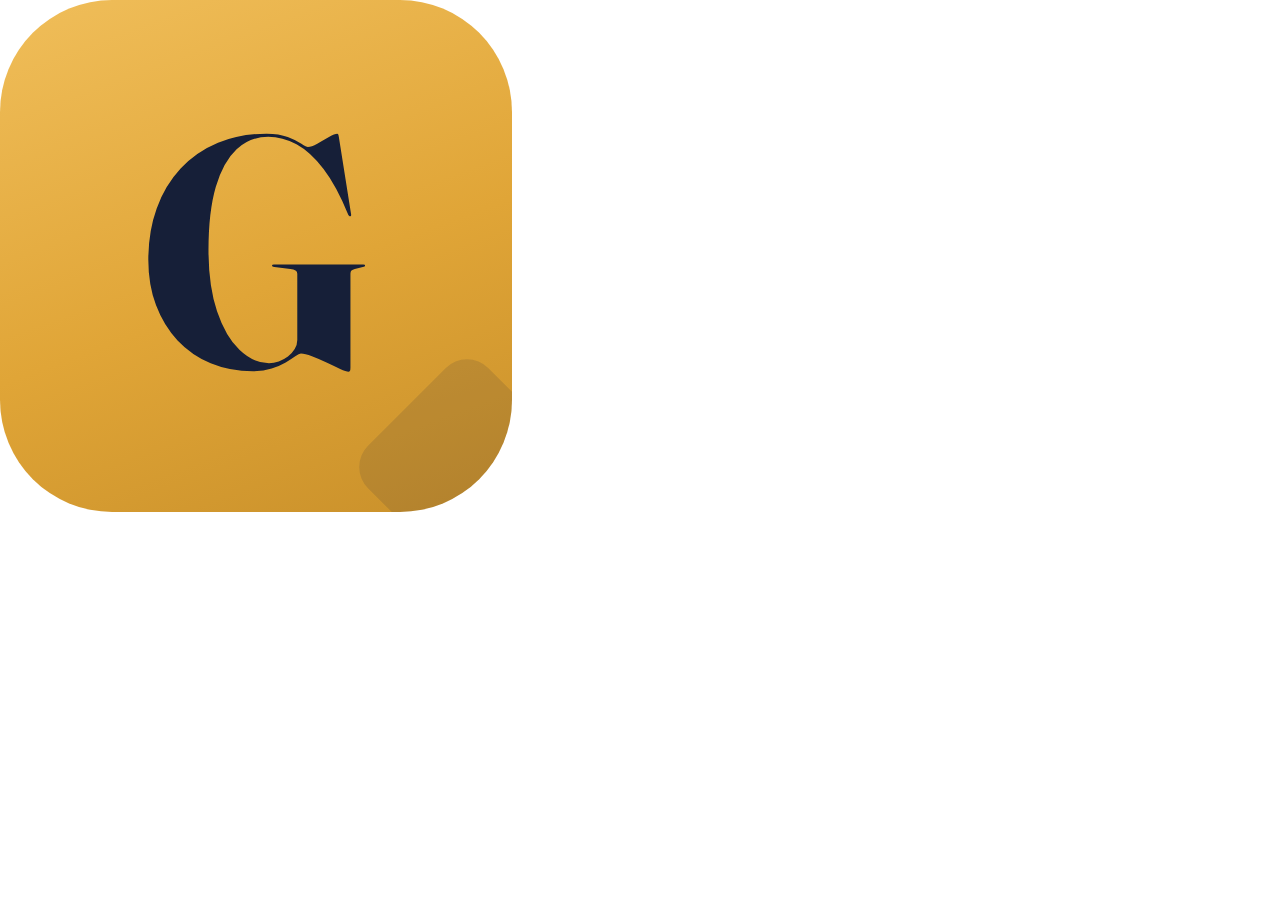
<file: ferramentas/compartilhar/icone.html>
<!DOCTYPE html><html lang="pt-BR"><head><meta charset="utf-8"><link rel="stylesheet" href="base.css">
<style>
  html, body { background: transparent; }
  .icone { width: 512px; height: 512px; border-radius: 112px; background: linear-gradient(160deg, #F0BE5A 0%, #E0A537 55%, #C9902A 100%); display: grid; place-items: center; position: relative; overflow: hidden; }
  .icone span { font-family: Fraunces, Georgia, serif; font-weight: 700; font-size: 330px; color: #161F38; line-height: 1; margin-top: -14px; }
  .icone i { position: absolute; right: -40px; bottom: -40px; width: 170px; height: 170px; background: #161F38; opacity: .12; transform: rotate(45deg); border-radius: 30px; }
</style></head><body><div class="icone"><i></i><span>G</span></div></body></html>
</file>
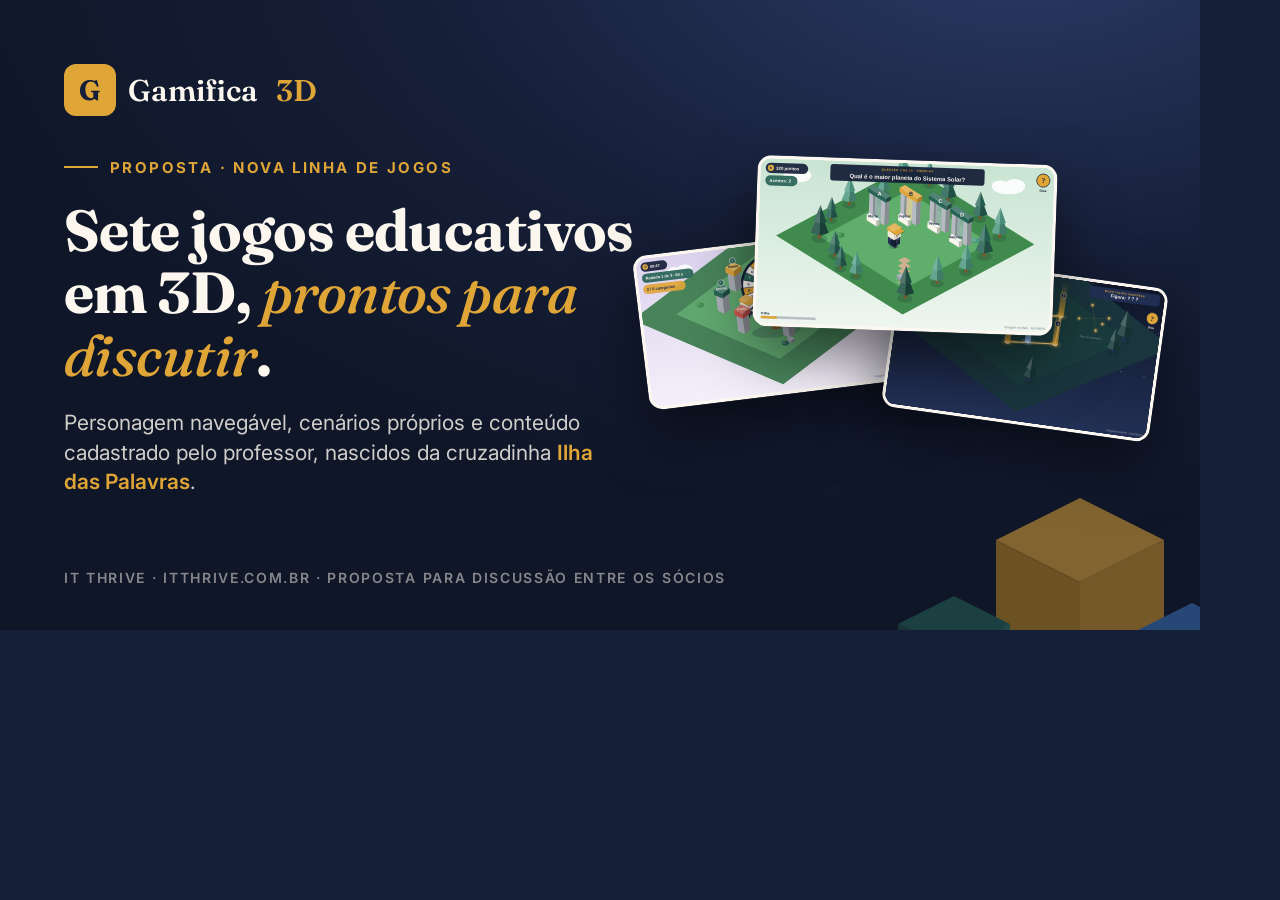
<file: ferramentas/compartilhar/og.html>
<!DOCTYPE html><html lang="pt-BR"><head><meta charset="utf-8"><link rel="stylesheet" href="base.css">
<style>
  .arte { width: 1200px; height: 630px; }
  .texto { position: absolute; left: 64px; top: 64px; width: 600px; }
  .marca { font-size: 30px; margin-bottom: 36px; } .marca__logo { width: 52px; height: 52px; font-size: 28px; }
  .kicker { font-size: 15px; margin-bottom: 22px; }
  h1 { font-size: 58px; margin-bottom: 22px; }
  .sub { font-size: 21px; max-width: 540px; }
  .chips { display: none; }
  .rodape { position: absolute; left: 64px; bottom: 44px; font-size: 14px; }
  .galeria { right: 40px; top: 120px; width: 520px; height: 400px; }
  .galeria img { width: 270px; }
  .galeria img:nth-child(1) { left: 0; top: 120px; transform: rotate(-7deg); z-index: 1; }
  .galeria img:nth-child(2) { left: 115px; top: 40px; transform: rotate(2deg); z-index: 3; width: 300px; }
  .galeria img:nth-child(3) { right: 0; top: 150px; transform: rotate(8deg); z-index: 2; }
  .deco { right: -90px; bottom: -120px; width: 420px; }
</style></head><body>
<div class="arte">
  <div class="texto">
    <div class="marca"><span class="marca__logo">G</span>Gamifica&nbsp;<span class="marca__3d">3D</span></div>
    <div class="kicker">Proposta · nova linha de jogos</div>
    <h1>Sete jogos educativos em 3D, <em>prontos para discutir</em>.</h1>
    <p class="sub">Personagem navegável, cenários próprios e conteúdo cadastrado pelo professor, nascidos da cruzadinha <strong>Ilha das Palavras</strong>.</p>
    <div class="chips"><span><b>01</b>Trilha dos Portais</span><span><b>02</b>Campo das Letras</span><span><b>03</b>Sala Secreta</span><span><b>04</b>Ponte das Frases</span><span><b>05</b>Arena 60</span><span><b>06</b>Roleta do Alfabeto</span><span><b>07</b>Constelação</span></div>
  </div>
  <div class="galeria"><img src="../../proposta-jogos/img/roleta-solo.svg"><img src="../../proposta-jogos/img/trilha-dos-portais.svg"><img src="../../proposta-jogos/img/constelacao.svg"></div>
  <svg class="deco" viewBox="0 0 600 420" aria-hidden="true"><g><polygon points="300,60 420,120 300,180 180,120" fill="#E0A537"/><polygon points="180,120 300,180 300,300 180,240" fill="#B8831F"/><polygon points="300,180 420,120 420,240 300,300" fill="#C9902A"/><polygon points="120,200 200,240 120,280 40,240" fill="#286456"/><polygon points="40,240 120,280 120,360 40,320" fill="#1F4F44"/><polygon points="120,280 200,240 200,320 120,360" fill="#2E7363"/><polygon points="460,210 540,250 460,290 380,250" fill="#3B6FB6"/><polygon points="380,250 460,290 460,370 380,330" fill="#2E5790"/><polygon points="460,290 540,250 540,330 460,370" fill="#4A82CB"/></g></svg>
  <div class="rodape">IT Thrive · itthrive.com.br · proposta para discussão entre os sócios</div>
</div></body></html>
</file>
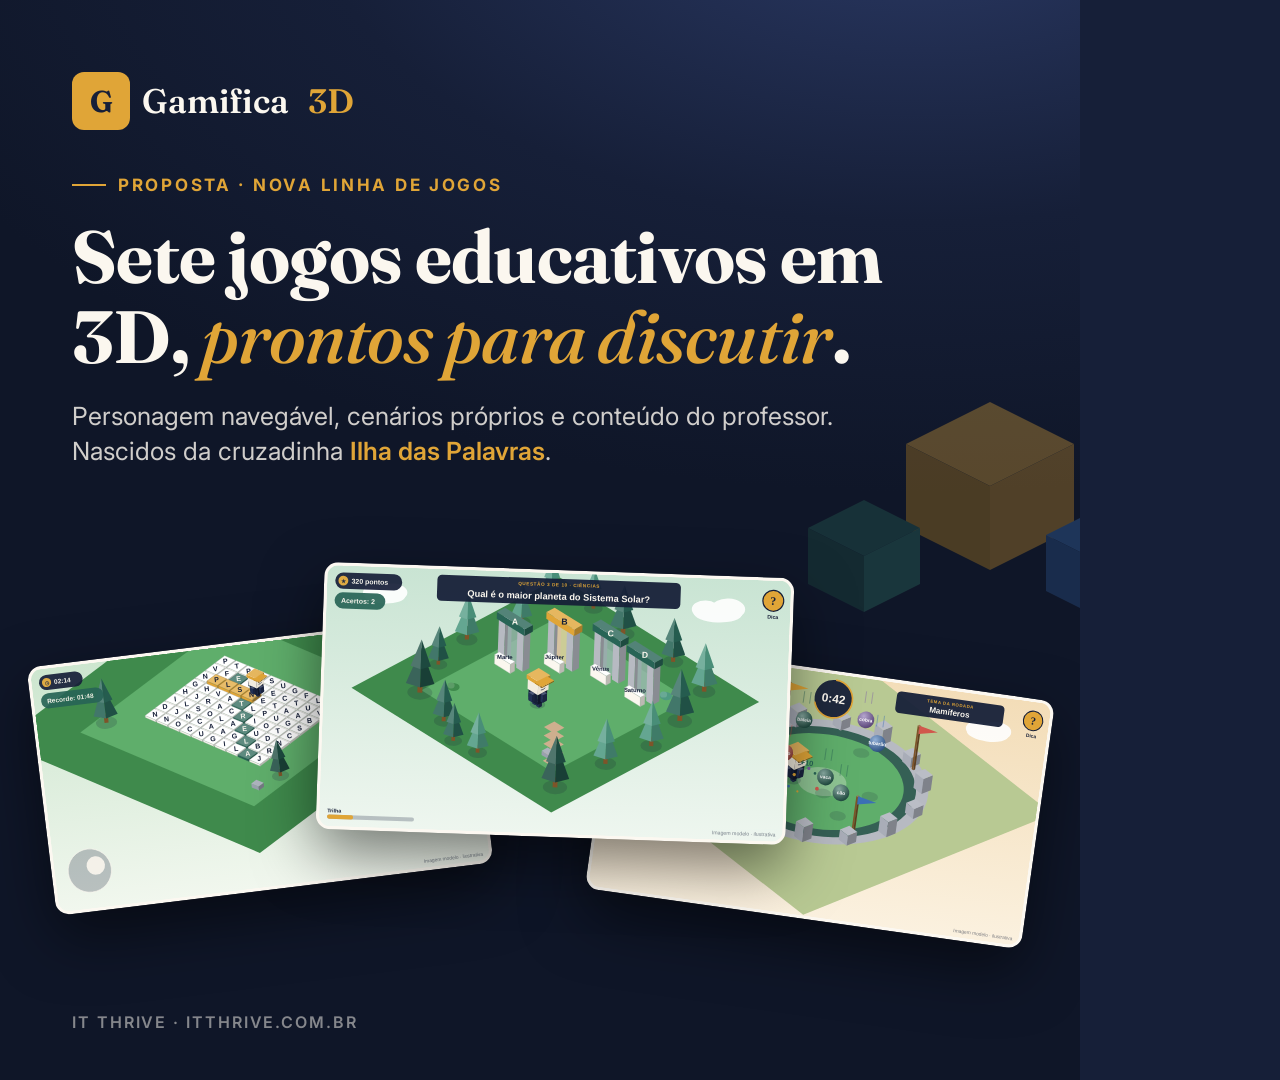
<file: ferramentas/compartilhar/quadrado.html>
<!DOCTYPE html><html lang="pt-BR"><head><meta charset="utf-8"><link rel="stylesheet" href="base.css">
<style>
  .arte { width: 1080px; height: 1080px; }
  .texto { position: absolute; left: 72px; top: 72px; right: 72px; text-align: left; }
  .marca { font-size: 34px; margin-bottom: 40px; } .marca__logo { width: 58px; height: 58px; font-size: 30px; }
  .kicker { font-size: 17px; margin-bottom: 22px; }
  h1 { font-size: 74px; margin-bottom: 22px; max-width: 900px; }
  .sub { font-size: 25px; max-width: 820px; }
  .galeria { left: 40px; right: 40px; top: 560px; height: 420px; }
  .galeria img { width: 440px; }
  .galeria img:nth-child(1) { left: 0; top: 80px; transform: rotate(-7deg); z-index: 1; }
  .galeria img:nth-child(2) { left: 280px; top: 10px; transform: rotate(2deg); z-index: 3; width: 470px; }
  .galeria img:nth-child(3) { right: 0; top: 110px; transform: rotate(8deg); z-index: 2; }
  .rodape { position: absolute; left: 72px; bottom: 48px; font-size: 16px; }
  .deco { right: -120px; top: 360px; width: 420px; opacity: .35; }
</style></head><body>
<div class="arte">
  <div class="texto">
    <div class="marca"><span class="marca__logo">G</span>Gamifica&nbsp;<span class="marca__3d">3D</span></div>
    <div class="kicker">Proposta · nova linha de jogos</div>
    <h1>Sete jogos educativos em 3D, <em>prontos para discutir</em>.</h1>
    <p class="sub">Personagem navegável, cenários próprios e conteúdo do professor. Nascidos da cruzadinha <strong>Ilha das Palavras</strong>.</p>
  </div>
  <svg class="deco" viewBox="0 0 600 420" aria-hidden="true"><g><polygon points="300,60 420,120 300,180 180,120" fill="#E0A537"/><polygon points="180,120 300,180 300,300 180,240" fill="#B8831F"/><polygon points="300,180 420,120 420,240 300,300" fill="#C9902A"/><polygon points="120,200 200,240 120,280 40,240" fill="#286456"/><polygon points="40,240 120,280 120,360 40,320" fill="#1F4F44"/><polygon points="120,280 200,240 200,320 120,360" fill="#2E7363"/><polygon points="460,210 540,250 460,290 380,250" fill="#3B6FB6"/><polygon points="380,250 460,290 460,370 380,330" fill="#2E5790"/><polygon points="460,290 540,250 540,330 460,370" fill="#4A82CB"/></g></svg>
  <div class="galeria"><img src="../../proposta-jogos/img/campo-das-letras.svg"><img src="../../proposta-jogos/img/trilha-dos-portais.svg"><img src="../../proposta-jogos/img/arena-60.svg"></div>
  <div class="rodape">IT Thrive · itthrive.com.br</div>
</div></body></html>
</file>
<file: proposta-jogos/css/estilo.css>
/* =====================================================================
   Gamifica 3D — Proposta da nova linha de jogos
   css/estilo.css — Fase 1 (estrutura e conteúdo)
   Marca: Navy #161F38 · Papel #FBF7EF · Verde floresta #286456 · Dourado #E0A537
   Títulos: Fraunces · Texto: Inter
   ===================================================================== */

:root {
  --navy: #161F38;
  --navy-2: #223055;
  --navy-3: #0F1628;
  --papel: #FBF7EF;
  --papel-2: #F3EDE0;
  --verde: #286456;
  --verde-2: #1F4F44;
  --verde-claro: #E4EFEA;
  --ouro: #E0A537;
  --ouro-escuro: #B8831F;
  --ouro-claro: #FBF0D8;
  --linha: #E6DFD0;
  --texto: #1C2237;
  --texto-2: #4B5366;
  --mudo: #7B8296;
  --branco: #FFFFFF;
  --vermelho: #B4443C;
  --vermelho-claro: #F8E4E2;
  --azul: #3B6FB6;
  --azul-claro: #E3ECF8;

  --fonte-titulo: "Fraunces", Georgia, "Times New Roman", serif;
  --fonte-texto: "Inter", system-ui, -apple-system, "Segoe UI", Roboto, sans-serif;

  --raio: 18px;
  --raio-p: 10px;
  --sombra: 0 12px 32px rgba(22, 31, 56, 0.08);
  --sombra-leve: 0 4px 14px rgba(22, 31, 56, 0.06);
  --container: 1180px;
  --altura-topo: 64px;
}

/* TV / projeção: letras e container maiores */
@media (min-width: 1800px) {
  html { font-size: 20px; }
  :root { --container: 1520px; --altura-topo: 76px; }
}
@media (min-width: 2400px) {
  html { font-size: 26px; }
  :root { --container: 2000px; }
}

/* ---------- Base ---------- */
*, *::before, *::after { box-sizing: border-box; }
html { scroll-behavior: smooth; scroll-padding-top: calc(var(--altura-topo) + 16px); }
body {
  margin: 0;
  font-family: var(--fonte-texto);
  font-size: 1rem;
  line-height: 1.6;
  color: var(--texto);
  background: var(--papel);
  -webkit-font-smoothing: antialiased;
}
h1, h2, h3, h4 {
  font-family: var(--fonte-titulo);
  font-weight: 600;
  line-height: 1.15;
  color: var(--navy);
  margin: 0 0 .5em;
  letter-spacing: -0.01em;
}
h1 { font-size: clamp(2.2rem, 6vw, 4.4rem); font-weight: 700; }
h2 { font-size: clamp(1.7rem, 3.4vw, 2.6rem); }
h3 { font-size: clamp(1.4rem, 2.6vw, 2rem); }
h4 { font-size: 1.05rem; font-family: var(--fonte-texto); font-weight: 700; letter-spacing: 0; }
p { margin: 0 0 1em; }
p:last-child { margin-bottom: 0; }
a { color: var(--verde); text-decoration-color: rgba(40, 100, 86, .35); text-underline-offset: 3px; }
a:hover { color: var(--verde-2); }
ul, ol { margin: 0; padding-left: 1.25em; }
li { margin-bottom: .35em; }
li:last-child { margin-bottom: 0; }
strong { font-weight: 600; color: var(--navy); }
img, svg { max-width: 100%; display: block; }
button { font-family: inherit; }
.visually-hidden {
  position: absolute !important; width: 1px; height: 1px; overflow: hidden;
  clip: rect(0 0 0 0); white-space: nowrap;
}

.container {
  width: 100%;
  max-width: var(--container);
  margin: 0 auto;
  padding: 0 clamp(16px, 4vw, 40px);
}

/* ---------- Botões ---------- */
.btn {
  display: inline-flex; align-items: center; gap: .5em;
  padding: .65em 1.2em;
  border-radius: 999px;
  border: 1.5px solid transparent;
  font-weight: 600; font-size: .95rem;
  cursor: pointer; text-decoration: none;
  transition: transform .15s ease, background .15s ease, box-shadow .15s ease;
  line-height: 1.2;
}
.btn:active { transform: translateY(1px); }
.btn--primario { background: var(--verde); color: var(--branco); }
.btn--primario:hover { background: var(--verde-2); color: var(--branco); }
.btn--ouro { background: var(--ouro); color: var(--navy); }
.btn--ouro:hover { background: #ECB652; }
.btn--contorno { background: transparent; color: var(--navy); border-color: rgba(22,31,56,.25); }
.btn--contorno:hover { border-color: var(--navy); }
.btn--fantasma { background: transparent; color: var(--papel); border-color: rgba(251,247,239,.35); }
.btn--fantasma:hover { border-color: var(--papel); color: var(--papel); }
.btn[disabled] { opacity: .55; cursor: not-allowed; }
.btn[hidden] { display: none; }

/* ---------- Barra superior ---------- */
.topo {
  position: sticky; top: 0; z-index: 50;
  height: var(--altura-topo);
  background: rgba(22, 31, 56, .96);
  backdrop-filter: blur(8px);
  color: var(--papel);
  border-bottom: 1px solid rgba(255,255,255,.06);
}
.topo__inner { height: 100%; display: flex; align-items: center; gap: 24px; }
.marca {
  display: inline-flex; align-items: center; gap: 10px;
  color: var(--papel); text-decoration: none;
  font-family: var(--fonte-titulo); font-weight: 600; font-size: 1.15rem;
  margin-right: auto;
}
.marca__logo {
  width: 34px; height: 34px; border-radius: 10px;
  background: var(--ouro); color: var(--navy);
  display: grid; place-items: center;
  font-weight: 700; font-size: 1.05rem;
}
.marca__3d { color: var(--ouro); }
.nav { display: flex; gap: 6px; }
.nav a {
  color: rgba(251,247,239,.8); text-decoration: none;
  padding: .45em .85em; border-radius: 999px; font-size: .92rem; font-weight: 500;
}
.nav a:hover, .nav a.ativo { background: rgba(255,255,255,.1); color: var(--papel); }
.topo .btn { font-size: .88rem; padding: .5em 1em; }
.nav-toggle {
  display: none; background: transparent; border: 1.5px solid rgba(251,247,239,.3);
  color: var(--papel); border-radius: 10px; width: 40px; height: 40px;
  font-size: 1.1rem; cursor: pointer;
}
@media (max-width: 860px) {
  .nav {
    position: absolute; top: var(--altura-topo); left: 0; right: 0;
    flex-direction: column; gap: 2px; padding: 10px 16px 16px;
    background: var(--navy); border-bottom: 1px solid rgba(255,255,255,.08);
    display: none;
  }
  .nav.aberto { display: flex; }
  .nav a { padding: .8em 1em; font-size: 1rem; }
  .nav-toggle { display: inline-grid; place-items: center; }
  .topo__inner { gap: 10px; }
}

/* ---------- Capa ---------- */
.capa {
  position: relative; overflow: hidden;
  background: radial-gradient(1200px 600px at 80% -10%, #2B3A66 0%, var(--navy) 55%, var(--navy-3) 100%);
  color: var(--papel);
  padding: clamp(72px, 12vw, 150px) 0 clamp(72px, 10vw, 130px);
  min-height: calc(100svh - var(--altura-topo));
  display: flex; align-items: center;
}
.capa__inner { position: relative; z-index: 2; max-width: 880px; }
.capa__kicker {
  display: inline-flex; align-items: center; gap: 10px;
  text-transform: uppercase; letter-spacing: .14em; font-size: .78rem; font-weight: 600;
  color: var(--ouro); margin-bottom: 1.4em;
}
.capa__kicker::before { content: ""; width: 28px; height: 2px; background: var(--ouro); }
.capa h1 { color: var(--papel); margin-bottom: .45em; }
.capa h1 em { font-style: italic; color: var(--ouro); font-weight: 500; }
.capa strong { color: var(--ouro); font-weight: 600; }
.capa__sub {
  font-size: clamp(1.05rem, 1.6vw, 1.35rem); color: rgba(251,247,239,.82);
  max-width: 640px; margin-bottom: 2em;
}
.capa__meta { display: flex; flex-wrap: wrap; gap: 10px 14px; align-items: center; margin-bottom: 2.4em; }
.capa__meta span {
  display: inline-flex; align-items: center; gap: .5em;
  padding: .5em 1em; border-radius: 999px;
  background: rgba(255,255,255,.08); border: 1px solid rgba(255,255,255,.12);
  font-size: .9rem;
}
.capa__meta span::before { content: ""; width: 7px; height: 7px; border-radius: 50%; background: var(--ouro); }
.capa__acoes { display: flex; flex-wrap: wrap; gap: 12px; }
.capa__deco {
  position: absolute; right: -4vw; bottom: -6vw; width: clamp(280px, 46vw, 760px);
  opacity: .9; z-index: 1; pointer-events: none;
}
@media (max-width: 860px) { .capa__deco { opacity: .35; right: -30vw; bottom: -10vw; width: 90vw; } }
.capa__rodape {
  position: absolute; left: 0; right: 0; bottom: 18px; z-index: 2;
  text-align: center; font-size: .78rem; color: rgba(251,247,239,.45);
  letter-spacing: .08em; text-transform: uppercase;
}

/* ---------- Seções ---------- */
.secao { padding: clamp(56px, 8vw, 110px) 0; }
.secao--papel2 { background: var(--papel-2); }
.secao--navy { background: var(--navy); color: var(--papel); }
.secao--navy h2, .secao--navy h3 { color: var(--papel); }
.secao__cab { max-width: 760px; margin-bottom: clamp(28px, 4vw, 48px); }
.kicker {
  display: inline-block; text-transform: uppercase; letter-spacing: .14em;
  font-size: .76rem; font-weight: 700; color: var(--verde); margin-bottom: .9em;
}
.secao--navy .kicker { color: var(--ouro); }
.secao__cab p { color: var(--texto-2); font-size: 1.05rem; }
.secao--navy .secao__cab p { color: rgba(251,247,239,.8); }
.lead { font-size: clamp(1.1rem, 1.7vw, 1.35rem); line-height: 1.55; color: var(--texto); }

/* ---------- Visão ---------- */
.visao { display: grid; gap: clamp(28px, 4vw, 56px); align-items: start; }
@media (min-width: 960px) { .visao { grid-template-columns: 1.05fr 1fr; } }
.visao__texto .lead { margin-bottom: 1.2em; }
.visao__texto p { color: var(--texto-2); }

.card-ref {
  background: var(--branco); border-radius: var(--raio); box-shadow: var(--sombra);
  overflow: hidden; border: 1px solid var(--linha);
}
.card-ref__corpo { padding: 22px 24px 24px; }
.card-ref__tag {
  display: inline-block; font-size: .72rem; text-transform: uppercase; letter-spacing: .12em;
  font-weight: 700; color: var(--ouro-escuro); background: var(--ouro-claro);
  padding: .35em .8em; border-radius: 999px; margin-bottom: .8em;
}
.card-ref h3 { margin-bottom: .35em; }
.card-ref p { color: var(--texto-2); font-size: .97rem; }
.card-ref__lista { display: flex; flex-wrap: wrap; gap: 8px; margin-top: 16px; }
.card-ref__lista span {
  font-size: .82rem; padding: .35em .8em; border-radius: 999px;
  background: var(--papel-2); color: var(--texto-2); border: 1px solid var(--linha);
}

/* ---------- Quadro cinza (lugar das imagens — Fase 1) ---------- */
.modelo { margin: 0; }
.modelo__placeholder {
  aspect-ratio: 16 / 9; width: 100%;
  border-radius: var(--raio-p);
  background:
    repeating-linear-gradient(135deg, rgba(0,0,0,.025) 0 12px, transparent 12px 24px),
    linear-gradient(180deg, #D9D6CF 0%, #C9C5BC 100%);
  border: 1.5px dashed #ABA69B;
  display: grid; place-items: center; text-align: center;
  color: #5B5A57; padding: 20px;
}
.modelo__placeholder span { font-weight: 600; font-size: 1rem; line-height: 1.4; }
.modelo__placeholder small { display: block; font-weight: 500; color: #7A7873; font-size: .8rem; margin-top: .4em; }
.modelo__placeholder .ico { width: 44px; height: 44px; margin: 0 auto 10px; color: #8C887F; }
.modelo__img {
  width: 100%; height: auto; aspect-ratio: 16 / 9; display: block;
  border-radius: var(--raio-p); border: 1px solid var(--linha); background: var(--papel-2);
  box-shadow: var(--sombra-leve); cursor: zoom-in;
}
.card-ref .modelo__img { border-radius: 0; border: 0; border-bottom: 1px solid var(--linha); box-shadow: none; }
.modelo figcaption {
  font-size: .78rem; color: var(--mudo); margin-top: .6em; text-align: center;
  font-style: italic;
}
.card-ref .modelo__placeholder { border-radius: 0; border: 0; border-bottom: 1.5px dashed #ABA69B; }
.card-ref .modelo__img {
  width: 100%; height: auto; aspect-ratio: 16 / 9; display: block;
  border-radius: var(--raio-p); border: 1px solid var(--linha); background: var(--papel-2);
  box-shadow: var(--sombra-leve); cursor: zoom-in;
}
.card-ref .modelo__img { border-radius: 0; border: 0; border-bottom: 1px solid var(--linha); box-shadow: none; }
.modelo figcaption { padding: 0 24px; text-align: left; }

/* ---------- Princípios ---------- */
.principios {
  display: grid; gap: 18px;
  grid-template-columns: repeat(auto-fit, minmax(min(100%, 300px), 1fr));
}
.principio {
  background: var(--branco); border: 1px solid var(--linha); border-radius: var(--raio);
  padding: 24px; box-shadow: var(--sombra-leve);
  display: flex; flex-direction: column; gap: 12px;
}
.principio__ico {
  width: 48px; height: 48px; border-radius: 14px; display: grid; place-items: center;
  background: var(--verde-claro); color: var(--verde);
}
.principio__ico svg { width: 26px; height: 26px; }
.principio--ouro .principio__ico { background: var(--ouro-claro); color: var(--ouro-escuro); }
.principio h3 { font-size: 1.2rem; margin: 0; }
.principio p { color: var(--texto-2); font-size: .95rem; }
.principio .nota {
  margin-top: auto; padding: 10px 12px; border-radius: 10px;
  background: var(--papel); border-left: 3px solid var(--ouro); font-size: .88rem; color: var(--texto);
}

/* ---------- Lista de jogos (índice) ---------- */
.indice {
  display: grid; gap: 12px; margin-top: 8px;
  grid-template-columns: repeat(auto-fit, minmax(min(100%, 240px), 1fr));
}
.indice a {
  display: flex; align-items: center; gap: 12px; text-decoration: none;
  background: var(--branco); border: 1px solid var(--linha); border-radius: 14px;
  padding: 14px 16px; color: var(--navy); font-weight: 600; transition: border-color .15s, transform .15s;
}
.indice a:hover { border-color: var(--verde); transform: translateY(-2px); }
.indice a small { display: block; font-weight: 500; color: var(--mudo); font-size: .8rem; }
.indice__num {
  width: 36px; height: 36px; border-radius: 10px; flex: none;
  background: var(--navy); color: var(--ouro); display: grid; place-items: center;
  font-family: var(--fonte-titulo); font-weight: 700;
}

/* ---------- Jogo (seção padrão) ---------- */
.jogos .container > .jogo + .jogo { margin-top: clamp(48px, 6vw, 80px); }
.jogo {
  background: var(--branco); border: 1px solid var(--linha); border-radius: calc(var(--raio) + 6px);
  box-shadow: var(--sombra); overflow: hidden;
}
.jogo__topo {
  display: grid; grid-template-columns: auto 1fr; gap: 14px 18px; align-items: center;
  padding: clamp(22px, 3vw, 36px) clamp(18px, 3vw, 36px) 0;
}
.jogo__num {
  font-family: var(--fonte-titulo); font-weight: 700; font-size: clamp(2rem, 4vw, 3rem);
  color: var(--ouro); line-height: 1;
}
.jogo__tipo {
  text-transform: uppercase; letter-spacing: .12em; font-size: .74rem; font-weight: 700;
  color: var(--verde); margin: 0 0 .25em;
}
.jogo__nome { margin: 0; display: flex; flex-wrap: wrap; align-items: baseline; gap: 6px 12px; }
.jogo__prov {
  font-family: var(--fonte-texto); font-size: .78rem; font-weight: 500; color: var(--mudo);
  border: 1px solid var(--linha); border-radius: 999px; padding: .2em .7em;
}
.jogo__selos { grid-column: 1 / -1; display: flex; flex-wrap: wrap; gap: 8px; }
@media (min-width: 760px) {
  .jogo__topo { grid-template-columns: auto 1fr auto; }
  .jogo__selos { grid-column: auto; justify-content: flex-end; }
}

.selo {
  display: inline-flex; align-items: center; gap: .45em;
  font-size: .8rem; font-weight: 600; padding: .4em .9em; border-radius: 999px;
  border: 1px solid transparent;
}
.selo { white-space: nowrap; }
.selo::before { content: ""; width: 8px; height: 8px; border-radius: 50%; background: currentColor; opacity: .8; }
.selo--vazio { background: var(--papel-2); color: var(--mudo); border-color: var(--linha); }
.selo--aprovado { background: var(--verde-claro); color: var(--verde); }
.selo--ajustes { background: var(--ouro-claro); color: var(--ouro-escuro); }
.selo--rever { background: var(--azul-claro); color: var(--azul); }
.selo--descartar { background: var(--vermelho-claro); color: var(--vermelho); }

.jogo__corpo { padding: clamp(18px, 3vw, 36px); display: grid; gap: clamp(20px, 3vw, 32px); }
.jogo__grid {
  display: grid; gap: 16px;
  grid-template-columns: repeat(auto-fit, minmax(min(100%, 280px), 1fr));
}
.bloco {
  background: var(--papel); border: 1px solid var(--linha); border-radius: var(--raio-p);
  padding: 18px 20px;
}
.bloco h4 {
  display: flex; align-items: center; gap: .55em; margin-bottom: .6em;
  font-size: .8rem; text-transform: uppercase; letter-spacing: .1em; color: var(--verde);
}
.bloco h4::before { content: ""; width: 10px; height: 10px; border-radius: 3px; background: var(--ouro); flex: none; }
.bloco p, .bloco li { font-size: .95rem; color: var(--texto); }
.bloco ol { padding-left: 1.4em; }
.bloco ol li::marker { font-weight: 700; color: var(--verde); }
.bloco--largo { grid-column: 1 / -1; }
@media (min-width: 1000px) {
  .jogo__grid { grid-template-columns: repeat(3, 1fr); }
  .bloco--funciona { grid-row: span 2; }
}
.bloco--conceito { background: var(--navy); border-color: var(--navy); }
.bloco--conceito h4 { color: var(--ouro); }
.bloco--conceito p { color: var(--papel); font-size: 1.02rem; }
.bloco--conceito strong { color: var(--ouro); }
.bloco--sp { background: var(--verde-claro); border-color: #CFE0D9; }
.bloco--sp h4 { color: var(--verde); }

/* Indicadores */
.indicadores { display: grid; gap: 14px; }
.indicador { display: grid; gap: 6px; }
.indicador__rotulo { font-size: .8rem; color: var(--texto-2); font-weight: 500; }
.indicador__valor { display: flex; align-items: center; gap: 10px; font-weight: 700; color: var(--navy); }
.barras { display: inline-flex; gap: 4px; }
.barras i { width: 22px; height: 8px; border-radius: 3px; background: var(--linha); display: block; }
.barras--1 i:nth-child(-n+1), .barras--2 i:nth-child(-n+2), .barras--3 i:nth-child(-n+3) { background: var(--verde); }
.barras--3 i { background: var(--ouro); }
.prioridade {
  display: inline-flex; align-items: center; gap: .5em; padding: .35em .9em; border-radius: 999px;
  background: var(--navy); color: var(--papel); font-size: .85rem; font-weight: 600;
}
.prioridade b { color: var(--ouro); font-family: var(--fonte-titulo); font-size: 1.05em; }
.indicador small { color: var(--mudo); font-size: .8rem; }

/* ---------- Jogo em destaque (Roleta do Alfabeto) ---------- */
.jogo--destaque { border: 2px solid var(--ouro); box-shadow: 0 18px 48px rgba(224,165,55,.22); }
.jogo--destaque .jogo__topo { background: linear-gradient(180deg, var(--ouro-claro), transparent); padding-bottom: 18px; }
.destaque-faixa {
  display: inline-flex; align-items: center; gap: .5em;
  background: var(--ouro); color: var(--navy); font-weight: 700; font-size: .78rem;
  text-transform: uppercase; letter-spacing: .1em; padding: .45em 1em; border-radius: 999px;
}
.modos-duo { display: grid; gap: 16px; }
@media (min-width: 900px) { .modos-duo { grid-template-columns: 1fr 1fr; } }
.modo {
  border: 1px solid var(--linha); border-radius: var(--raio); overflow: hidden; background: var(--papel);
  display: flex; flex-direction: column;
}
.modo__cab {
  display: flex; align-items: center; justify-content: space-between; gap: 10px;
  padding: 16px 20px; background: var(--navy); color: var(--papel);
}
.modo__cab h4 { margin: 0; color: var(--papel); font-family: var(--fonte-titulo); font-size: 1.25rem; font-weight: 600; }
.modo__cab span { font-size: .78rem; color: var(--ouro); font-weight: 600; text-transform: uppercase; letter-spacing: .1em; }
.modo--turma .modo__cab { background: var(--verde); }
.modo__corpo { padding: 18px 20px 20px; display: grid; gap: 14px; }
.modo__corpo .modelo__placeholder { aspect-ratio: 16/9; }
.modo__corpo p, .modo__corpo li { font-size: .95rem; }
.tempos { display: flex; flex-wrap: wrap; gap: 8px; }
.tempos span {
  padding: .4em .9em; border-radius: 999px; border: 1.5px solid var(--navy); color: var(--navy);
  font-weight: 600; font-size: .85rem; background: var(--branco);
}
.tempos span.sel { background: var(--navy); color: var(--ouro); }
.passos { display: grid; gap: 10px; counter-reset: passo; padding: 0; list-style: none; }
.passos li { position: relative; padding-left: 40px; min-height: 28px; margin: 0; }
.passos li::before {
  counter-increment: passo; content: counter(passo);
  position: absolute; left: 0; top: 0;
  width: 28px; height: 28px; border-radius: 50%; display: grid; place-items: center;
  background: var(--ouro); color: var(--navy); font-weight: 700; font-size: .85rem; font-family: var(--fonte-titulo);
}
.modo--turma .passos li::before { background: var(--verde); color: var(--papel); }
.pontuacao { display: grid; gap: 8px; grid-template-columns: repeat(auto-fit, minmax(120px, 1fr)); }
.pontuacao div {
  background: var(--branco); border: 1px solid var(--linha); border-radius: 12px; padding: 12px 14px; text-align: center;
}
.pontuacao b { display: block; font-family: var(--fonte-titulo); font-size: 1.5rem; color: var(--navy); line-height: 1.1; }
.pontuacao small { color: var(--texto-2); font-size: .8rem; }
.pontuacao .mais b { color: var(--verde); }
.pontuacao .zero b { color: var(--mudo); }
.nota-tecnica {
  display: grid; grid-template-columns: auto 1fr; gap: 14px; align-items: start;
  background: var(--azul-claro); border: 1px solid #CBD9EE; border-radius: var(--raio-p); padding: 16px 18px;
  font-size: .93rem; color: var(--texto);
}
.nota-tecnica__ico {
  width: 34px; height: 34px; border-radius: 10px; background: var(--azul); color: var(--branco);
  display: grid; place-items: center; font-weight: 700; font-family: var(--fonte-titulo);
}
.nota-tecnica b { color: var(--navy); }

/* ---------- Observações (bloco por jogo) — mock na Fase 1 ---------- */
.obs {
  border-top: 1px dashed var(--linha);
  padding: clamp(18px, 3vw, 36px);
  background: linear-gradient(180deg, var(--papel-2), var(--papel));
}
.obs__cab { display: flex; flex-wrap: wrap; align-items: center; justify-content: space-between; gap: 10px; margin-bottom: 14px; }
.obs__cab h4 {
  margin: 0; font-family: var(--fonte-titulo); font-size: 1.25rem; color: var(--navy);
  display: flex; align-items: center; gap: .5em;
}
.obs__cab h4 svg { width: 22px; height: 22px; color: var(--verde); }
.obs__fase {
  font-size: .76rem; font-weight: 600; color: var(--ouro-escuro); background: var(--ouro-claro);
  padding: .35em .8em; border-radius: 999px;
}
.obs__form { display: grid; gap: 12px; }
.parecer { border: 0; padding: 0; margin: 0; display: flex; flex-wrap: wrap; gap: 8px; align-items: center; }
.parecer legend { font-size: .8rem; font-weight: 600; color: var(--texto-2); padding: 0; margin-bottom: 6px; width: 100%; }
.parecer label {
  display: inline-flex; align-items: center; gap: .45em; cursor: pointer;
  padding: .45em .95em; border-radius: 999px; border: 1.5px solid var(--linha);
  background: var(--branco); font-size: .88rem; font-weight: 600; color: var(--texto-2);
  transition: border-color .15s, background .15s, color .15s;
}
.parecer input { position: absolute; opacity: 0; pointer-events: none; }
.parecer label::before { content: ""; width: 9px; height: 9px; border-radius: 50%; background: var(--linha); }
.parecer label[data-v="aprovado"]::before { background: var(--verde); }
.parecer label[data-v="ajustes"]::before { background: var(--ouro); }
.parecer label[data-v="rever"]::before { background: var(--azul); }
.parecer label[data-v="descartar"]::before { background: var(--vermelho); }
.parecer label:has(input:checked) { border-color: var(--navy); background: var(--navy); color: var(--papel); }
.parecer label:has(input:focus-visible) { outline: 2px solid var(--ouro); outline-offset: 2px; }
.obs__form textarea {
  width: 100%; min-height: 96px; resize: vertical; font: inherit; font-size: .95rem;
  padding: 12px 14px; border-radius: var(--raio-p); border: 1.5px solid var(--linha); background: var(--branco);
  color: var(--texto);
}
.obs__form textarea:focus { outline: none; border-color: var(--verde); box-shadow: 0 0 0 3px rgba(40,100,86,.15); }
.obs__acoes { display: flex; flex-wrap: wrap; align-items: center; gap: 12px; }
.obs__status { font-size: .88rem; font-weight: 600; color: var(--verde); min-height: 1.2em; }
.obs__status.erro { color: var(--vermelho); }
.obs__historico { margin-top: 18px; display: grid; gap: 10px; }
.obs__vazio {
  font-size: .9rem; color: var(--mudo); text-align: center; padding: 18px;
  border: 1.5px dashed var(--linha); border-radius: var(--raio-p);
}
/* item do histórico (layout já pronto para a Fase 3) */
.obs-item { background: var(--branco); border: 1px solid var(--linha); border-radius: var(--raio-p); padding: 14px 16px; }
.obs-item__meta { display: flex; flex-wrap: wrap; align-items: center; gap: 8px 12px; margin-bottom: 8px; font-size: .82rem; color: var(--mudo); }
.obs-item__autor { font-weight: 700; color: var(--navy); }
.obs-item__texto { font-size: .95rem; white-space: pre-wrap; }
.obs-item__acoes { display: flex; gap: 12px; margin-top: 8px; }
.obs-item__acoes button {
  background: none; border: 0; padding: 0; cursor: pointer; font-size: .82rem; font-weight: 600; color: var(--verde);
}
.obs-item__acoes button.excluir { color: var(--vermelho); }

/* ---------- Roteiro (linha do tempo) ---------- */
.timeline { list-style: none; padding: 0; margin: 0; display: grid; gap: 22px; position: relative; }
.timeline li { position: relative; display: grid; grid-template-columns: 56px 1fr; gap: 16px; align-items: start; }
.timeline__num {
  width: 56px; height: 56px; border-radius: 50%; display: grid; place-items: center;
  background: var(--ouro); color: var(--navy); font-family: var(--fonte-titulo); font-weight: 700; font-size: 1.35rem;
  box-shadow: 0 0 0 6px rgba(224,165,55,.18); position: relative; z-index: 1;
}
.timeline li:not(:last-child)::before {
  content: ""; position: absolute; left: 27px; top: 56px; bottom: -22px; width: 2px;
  background: rgba(251,247,239,.18);
}
.timeline__card {
  background: rgba(255,255,255,.06); border: 1px solid rgba(255,255,255,.1); border-radius: var(--raio);
  padding: 18px 20px;
}
.timeline__card h3 { font-size: 1.2rem; margin-bottom: .3em; }
.timeline__card p { color: rgba(251,247,239,.78); font-size: .95rem; }
.timeline__tags { display: flex; flex-wrap: wrap; gap: 6px; margin-top: 10px; }
.timeline__tags span {
  font-size: .78rem; padding: .3em .75em; border-radius: 999px; background: rgba(224,165,55,.15); color: var(--ouro);
  border: 1px solid rgba(224,165,55,.3);
}
@media (min-width: 1000px) {
  .timeline { grid-template-columns: repeat(5, 1fr); gap: 18px; padding-top: 10px; }
  .timeline li { grid-template-columns: 1fr; grid-template-rows: auto 1fr; gap: 16px; align-content: stretch; }
  .timeline li:not(:last-child)::before {
    left: 56px; right: -18px; top: 27px; bottom: auto; height: 2px; width: auto;
  }
}
.timeline-nota { margin-top: 24px; font-size: .9rem; color: rgba(251,247,239,.6); }

/* ---------- Observações gerais ---------- */
.geral .jogo { border-color: var(--ouro); }
.geral .obs { border-top: 0; background: transparent; }
.geral .jogo__topo { padding-bottom: 0; }

/* ---------- Rodapé ---------- */
.rodape {
  background: var(--navy-3); color: rgba(251,247,239,.7); padding: 36px 0; font-size: .9rem;
}
.rodape__inner { display: flex; flex-wrap: wrap; justify-content: space-between; gap: 12px; align-items: center; }
.rodape a { color: var(--ouro); text-decoration: none; }
.rodape strong { color: var(--papel); }

/* ---------- Usuário na barra superior ---------- */
.topo__usuario { display: inline-flex; align-items: center; gap: 10px; font-size: .88rem; }
.topo__nome { color: var(--papel); font-weight: 600; max-width: 160px; overflow: hidden; text-overflow: ellipsis; white-space: nowrap; }
.topo__nome::before { content: "●"; color: var(--ouro); margin-right: 6px; font-size: .7em; vertical-align: 2px; }
.topo__sair { color: rgba(251,247,239,.7); text-decoration: none; border: 1px solid rgba(251,247,239,.25); border-radius: 999px; padding: .35em .8em; }
.topo__sair:hover { color: var(--papel); border-color: var(--papel); }
@media (max-width: 860px) { .topo__nome { display: none; } }

/* ---------- Observações: estados ---------- */
.obs__contagem { font-size: .8rem; font-weight: 600; color: var(--texto-2); background: var(--branco); border: 1px solid var(--linha); padding: .35em .8em; border-radius: 999px; }
.obs__form.editando { outline: 2px solid var(--ouro); outline-offset: 8px; border-radius: 6px; }
.obs-item__data { color: var(--mudo); }
.obs-item__editada { font-style: italic; color: var(--mudo); }
.obs-item__editada::before { content: "· "; }
.obs-item__acoes button:hover { text-decoration: underline; }
.obs-item__acoes button[disabled] { opacity: .5; cursor: wait; }

/* ---------- Alertas ---------- */
.alerta { padding: 14px 16px; border-radius: var(--raio-p); font-size: .95rem; margin-bottom: 16px; }
.alerta ul { margin: .5em 0 0; padding-left: 1.2em; }
.alerta p { margin: .6em 0 0; }
.alerta--erro { background: var(--vermelho-claro); color: var(--vermelho); border: 1px solid #EBC6C2; }
.alerta--erro a { color: var(--vermelho); font-weight: 600; }
.alerta--ok { background: var(--verde-claro); color: var(--verde); }

/* ---------- Tela de acesso (login, trocar senha) ---------- */
.pagina-acesso { background: var(--papel); min-height: 100svh; }
.acesso { display: grid; min-height: 100svh; }
@media (min-width: 980px) { .acesso { grid-template-columns: 1.15fr 1fr; } }
.acesso--centro { grid-template-columns: 1fr !important; place-items: center; background: radial-gradient(1200px 600px at 80% -10%, #2B3A66 0%, var(--navy) 55%, var(--navy-3) 100%); }

.acesso__painel {
  position: relative; overflow: clip; color: var(--papel);
  background: radial-gradient(1100px 600px at 85% -10%, #2B3A66 0%, var(--navy) 55%, var(--navy-3) 100%);
  display: flex; align-items: center;
}
.acesso__painel-inner { position: relative; z-index: 2; padding: clamp(24px, 4vw, 56px); width: 100%; max-width: 760px; margin: 0 auto; }
.acesso__painel .marca { font-size: 1.3rem; margin: 0 0 22px; display: flex; width: fit-content; }
.acesso__painel .capa__kicker { display: flex; margin-bottom: .9em; }
.acesso__painel h1 { color: var(--papel); font-size: clamp(1.9rem, 3.4vw, 3rem); margin-bottom: .4em; }
.acesso__painel h1 em { font-style: italic; color: var(--ouro); font-weight: 500; }
.acesso__sub { color: rgba(251,247,239,.8); max-width: 560px; margin-bottom: 1.8em; font-size: 1.02rem; }
.acesso__sub strong { color: var(--ouro); }
.acesso__jogos { list-style: none; padding: 0; margin: 0 0 24px; display: grid; gap: 8px; grid-template-columns: repeat(auto-fill, minmax(190px, 1fr)); }
.acesso__jogos li {
  display: flex; align-items: center; gap: 10px; padding: 8px 12px 8px 8px; border-radius: 12px;
  background: rgba(255,255,255,.06); border: 1px solid rgba(255,255,255,.1); font-size: .88rem; line-height: 1.25;
}
.acesso__jogos strong { display: block; color: var(--papel); font-weight: 600; }
.acesso__jogos small { color: rgba(251,247,239,.6); font-size: .76rem; }
.acesso__num { flex: none; width: 30px; height: 30px; border-radius: 9px; display: grid; place-items: center; background: var(--ouro); color: var(--navy); font-family: var(--fonte-titulo); font-weight: 700; font-size: .85rem; }
.acesso__galeria { position: relative; height: 210px; margin: 4px 0 24px; }
.acesso__galeria img {
  position: absolute; width: 46%; aspect-ratio: 16/9; height: auto; border-radius: 12px;
  box-shadow: 0 18px 40px rgba(0,0,0,.45); border: 2px solid rgba(255,255,255,.12); background: var(--papel);
  transition: transform .4s ease;
}
.acesso__galeria img:nth-child(1) { left: 0; top: 24px; transform: rotate(-5deg); z-index: 1; }
.acesso__galeria img:nth-child(2) { left: 27%; top: 0; transform: rotate(2deg); z-index: 3; width: 48%; }
.acesso__galeria img:nth-child(3) { right: 0; top: 30px; transform: rotate(6deg); z-index: 2; }
.acesso__galeria:hover img:nth-child(1) { transform: rotate(-7deg) translateY(-6px); }
.acesso__galeria:hover img:nth-child(2) { transform: rotate(0deg) translateY(-10px); }
.acesso__galeria:hover img:nth-child(3) { transform: rotate(8deg) translateY(-6px); }
.acesso__rodape { font-size: .8rem; color: rgba(251,247,239,.45); letter-spacing: .06em; text-transform: uppercase; margin: 0; }
.acesso__deco { position: absolute; right: -8%; bottom: -14%; width: 52%; max-width: 520px; opacity: .55; z-index: 1; pointer-events: none; }
/* telas largas mas baixas (notebook, TV Full HD): compacta o painel para caber sem rolagem */
@media (min-width: 980px) and (max-height: 1100px) {
  .acesso__painel-inner { padding-top: 28px; padding-bottom: 28px; }
  .acesso__painel h1 { font-size: clamp(1.7rem, 2.8vw, 2.3rem); }
  .acesso__sub { font-size: .95rem; margin-bottom: 1.2em; }
  .acesso__jogos li { padding: 6px 10px 6px 6px; }
  .acesso__jogos small { display: none; }
  .acesso__galeria { height: 190px; margin-bottom: 18px; }
}
@media (min-width: 980px) and (max-height: 800px) {
  .acesso__sub { display: none; }
  .acesso__painel h1 { margin-bottom: .7em; }
  .acesso__galeria { height: 175px; }
}
@media (max-width: 979px) {
  .acesso__painel { min-height: 0; }
  .acesso__galeria { height: 150px; }
  .acesso__deco { display: none; }
  .acesso__jogos { grid-template-columns: repeat(auto-fill, minmax(150px, 1fr)); }
}
@media (max-width: 600px) {
  .acesso__jogos, .acesso__sub { display: none; }
  .acesso__painel h1 { font-size: 1.7rem; }
  .acesso__galeria { height: 110px; margin-bottom: 14px; }
  .acesso__rodape { font-size: .7rem; }
}

.acesso__form { display: grid; place-items: center; padding: clamp(24px, 5vw, 64px) clamp(16px, 4vw, 48px); background: var(--papel); }
@media (min-width: 980px) { .acesso__form { position: sticky; top: 0; height: 100svh; } }
.acesso--centro .acesso__form { background: transparent; }
.acesso__card {
  width: 100%; max-width: 440px; background: var(--branco); border: 1px solid var(--linha);
  border-radius: calc(var(--raio) + 6px); padding: clamp(24px, 4vw, 40px); box-shadow: var(--sombra);
}
.acesso--centro .acesso__card { box-shadow: 0 30px 80px rgba(0,0,0,.4); }
.acesso__card .kicker { margin-bottom: .6em; }
.acesso__card h2 { font-size: 1.75rem; margin-bottom: .3em; }
.acesso__texto { color: var(--texto-2); font-size: .95rem; margin-bottom: 1.4em; }
.acesso__campos { display: grid; gap: 14px; }
.campo { display: grid; gap: 6px; }
.campo > span:first-child { font-size: .85rem; font-weight: 600; color: var(--texto-2); }
.campo input, .campo select { font: inherit; padding: 12px 14px; border-radius: var(--raio-p); border: 1.5px solid var(--linha); background: var(--branco); color: var(--texto); width: 100%; }
.campo input:focus, .campo select:focus { outline: none; border-color: var(--verde); box-shadow: 0 0 0 3px rgba(40,100,86,.15); }
.campo small { color: var(--mudo); font-size: .78rem; }
.campo__senha { position: relative; display: block; }
.campo__senha input { padding-right: 48px; }
.campo__olho { position: absolute; right: 6px; top: 50%; transform: translateY(-50%); width: 36px; height: 36px; border: 0; background: transparent; color: var(--mudo); cursor: pointer; border-radius: 8px; display: grid; place-items: center; }
.campo__olho svg { width: 22px; height: 22px; }
.campo__olho:hover, .campo__olho.ativo { color: var(--verde); background: var(--verde-claro); }
.acesso__btn { justify-content: center; font-size: 1rem; padding: .85em 1.4em; margin-top: 6px; }
.acesso__nota { font-size: .82rem; color: var(--mudo); margin-top: 18px; }
.marca--escura { color: var(--navy); margin-bottom: 18px; display: flex; width: fit-content; }
.marca--escura .marca__3d { color: var(--ouro-escuro); }
.alerta--ok { background: var(--verde-claro); color: var(--verde); border: 1px solid #CFE0D9; }
.card-ref .obs { padding: 18px 24px 22px; }

/* ---------- Administração de contas ---------- */
.topo__link { color: rgba(251,247,239,.8); text-decoration: none; font-size: .88rem; font-weight: 500; padding: .35em .6em; border-radius: 999px; }
.topo__link:hover { color: var(--papel); background: rgba(255,255,255,.1); }
.topo__nome { text-decoration: none; }
.topo__nome:hover { color: var(--ouro); }
.pagina-admin { background: var(--papel); }
.admin { min-height: calc(100svh - var(--altura-topo) - 120px); }
.admin__grade { display: grid; gap: 24px; }
@media (min-width: 1500px) { .admin__grade { grid-template-columns: 380px 1fr; align-items: start; } }
.admin__card { background: var(--branco); border: 1px solid var(--linha); border-radius: var(--raio); padding: 24px; box-shadow: var(--sombra-leve); }
.admin__card h3 { font-size: 1.3rem; margin-bottom: .8em; }
.admin__rolagem { overflow: auto; }
.admin__tabela { width: 100%; border-collapse: collapse; font-size: .9rem; }
.admin__tabela th, .admin__tabela td { padding: 10px 8px; border-bottom: 1px solid var(--linha); text-align: left; vertical-align: middle; }
.admin__tabela thead th { font-size: .72rem; text-transform: uppercase; letter-spacing: .1em; color: var(--verde); border-bottom: 2px solid var(--verde); white-space: nowrap; }
.admin__tabela .num { text-align: center; }
.admin__tabela tr.inativo td { opacity: .6; }
.admin__tabela code { background: var(--papel-2); padding: 2px 6px; border-radius: 6px; }
.admin__tabela input[type="text"] { font: inherit; font-size: .9rem; padding: 6px 8px; border: 1.5px solid var(--linha); border-radius: 8px; min-width: 140px; background: var(--branco); }
.admin__tabela select { font: inherit; font-size: .88rem; padding: 6px 8px; border: 1.5px solid var(--linha); border-radius: 8px; background: var(--branco); }
.admin__inline { display: contents; }
.admin__tabela .acoes { white-space: nowrap; }
.admin__tabela .acoes form { display: block; }
.admin__tabela .acoes form + form { margin-top: 4px; }
.btn--mini { padding: .35em .8em; font-size: .8rem; margin-left: 6px; }
button.link { background: none; border: 0; padding: 0; font: inherit; font-size: .88rem; font-weight: 600; color: var(--verde); cursor: pointer; }
button.link:hover { text-decoration: underline; }
button.link.link--perigo { color: var(--vermelho); }
.admin__nota { font-size: .82rem; margin-top: 14px; }
.senha-temp { margin-top: 12px; display: flex; flex-wrap: wrap; align-items: center; gap: 10px; background: var(--branco); border: 1px dashed var(--verde); border-radius: 10px; padding: 10px 14px; color: var(--texto); }
.senha-temp > span { font-size: .8rem; font-weight: 600; color: var(--texto-2); }
.senha-temp code { font-family: ui-monospace, Menlo, Consolas, monospace; font-size: 1.2rem; font-weight: 700; letter-spacing: .08em; color: var(--navy); background: var(--ouro-claro); padding: 4px 10px; border-radius: 8px; }
.senha-temp small { width: 100%; color: var(--mudo); font-size: .78rem; }

/* ---------- Toast ---------- */
.toast {
  position: fixed; left: 50%; bottom: 24px; transform: translateX(-50%) translateY(20px);
  background: var(--navy); color: var(--papel); padding: 12px 18px; border-radius: 12px;
  box-shadow: var(--sombra); font-size: .92rem; opacity: 0; pointer-events: none;
  transition: opacity .2s, transform .2s; z-index: 90; max-width: calc(100vw - 32px); text-align: center;
}
.toast.visivel { opacity: 1; transform: translateX(-50%) translateY(0); }

/* ---------- Utilidades ---------- */
.mt-0 { margin-top: 0 !important; }
.texto-mudo { color: var(--mudo); }

/* ---------- Painel resumo (diálogo) ---------- */
.sem-rolagem { overflow: hidden; }
.resumo {
  width: min(960px, calc(100vw - 32px)); max-height: calc(100vh - 32px);
  border: 0; border-radius: calc(var(--raio) + 4px); padding: 0;
  background: var(--papel); color: var(--texto); box-shadow: 0 30px 80px rgba(0,0,0,.4);
  display: none; flex-direction: column;
}
.resumo[open] { display: flex; }
.resumo::backdrop { background: rgba(22,31,56,.6); backdrop-filter: blur(3px); }
.resumo__cab { display: flex; align-items: flex-start; justify-content: space-between; gap: 16px; padding: 22px 24px 10px; }
.resumo__cab h2 { font-size: 1.6rem; margin: 0; }
.resumo__cab .kicker { margin-bottom: .3em; }
.resumo__fechar {
  background: var(--papel-2); border: 1px solid var(--linha); color: var(--navy); width: 40px; height: 40px;
  border-radius: 50%; cursor: pointer; font-size: 1rem; flex: none;
}
.resumo__fechar:hover { background: var(--linha); }
.resumo__rolagem { overflow: auto; padding: 0 24px; }
.resumo__tabela { width: 100%; border-collapse: collapse; font-size: .95rem; }
.resumo__tabela th, .resumo__tabela td { padding: 10px 10px; border-bottom: 1px solid var(--linha); text-align: left; vertical-align: middle; }
.resumo__tabela thead th { font-size: .74rem; text-transform: uppercase; letter-spacing: .1em; color: var(--verde); border-bottom: 2px solid var(--verde); }
.resumo__tabela tbody th { font-weight: 600; color: var(--navy); }
.resumo__tabela .num { text-align: center; }
.resumo__tabela .acao { text-align: right; white-space: nowrap; }
.resumo__tabela tfoot td { font-weight: 700; color: var(--navy); border-bottom: 0; }
.resumo__ir { font-weight: 600; text-decoration: none; }
.resumo__ir:hover { text-decoration: underline; }
.resumo__acoes { display: flex; flex-wrap: wrap; align-items: center; gap: 12px; padding: 16px 24px 22px; border-top: 1px solid var(--linha); }
.resumo__nota { font-size: .85rem; margin-left: auto; }
@media (max-width: 640px) {
  .resumo__tabela { font-size: .85rem; }
  .resumo__tabela th, .resumo__tabela td { padding: 8px 6px; }
  .resumo__tabela thead th:nth-child(4), .resumo__tabela td:nth-child(4) { display: none; }
  .resumo__nota { display: none; }
}
.resumo-impressao { display: none; }

/* ---------- Lightbox ---------- */
.lightbox {
  position: fixed; inset: 0; z-index: 100; background: rgba(15,22,40,.92);
  display: grid; place-items: center; padding: 24px; cursor: zoom-out;
}
.lightbox[hidden] { display: none; }
.lightbox__figura { margin: 0; max-width: min(1600px, 100%); width: 100%; text-align: center; }
.lightbox__img { width: 100%; height: auto; max-height: calc(100vh - 120px); object-fit: contain; border-radius: 12px; box-shadow: 0 30px 80px rgba(0,0,0,.5); background: var(--papel); cursor: default; }
.lightbox__legenda { color: rgba(251,247,239,.8); font-size: .9rem; margin-top: 12px; }
.lightbox__fechar {
  position: absolute; top: 16px; right: 16px; width: 44px; height: 44px; border-radius: 50%;
  background: var(--papel); color: var(--navy); border: 0; font-size: 1.1rem; cursor: pointer;
}

/* ---------- Impressão (A4 / PDF): proposta completa + observações ---------- */
@media print {
  @page { size: A4; margin: 14mm 12mm; }
  html { font-size: 11pt; scroll-padding-top: 0; }
  body { background: #fff; color: #000; }
  *, *::before, *::after { box-shadow: none !important; text-shadow: none !important; }
  .topo, .nav-toggle, .capa__acoes, .capa__rodape, .capa__deco, .indice, .toast, .lightbox, .resumo,
  .obs__form, .obs-item__acoes, .obs__contagem, .modelo__placeholder, .timeline-nota { display: none !important; }
  .capa { min-height: 0; padding: 20mm 0 12mm; background: var(--navy) !important; -webkit-print-color-adjust: exact; print-color-adjust: exact; border-radius: 8px; }
  .capa h1 { font-size: 26pt; }
  .secao { padding: 10mm 0; }
  .container { padding: 0; max-width: none; }
  .secao--navy, .bloco--conceito, .selo, .prioridade, .timeline__num, .jogo__num, .principio__ico, .modo__cab, .destaque-faixa, .nota-tecnica, .bloco--sp {
    -webkit-print-color-adjust: exact; print-color-adjust: exact;
  }
  .jogo { break-before: page; break-inside: auto; border: 1px solid #bbb; }
  .jogo:first-of-type { break-before: auto; }
  .jogo__topo { padding: 5mm 6mm 0; }
  .jogo__corpo { padding: 4mm 6mm; gap: 4mm; }
  .jogo__grid { grid-template-columns: 1fr 1fr; gap: 3mm; }
  .bloco { padding: 3mm 4mm; }
  .bloco p, .bloco li { font-size: 9.5pt; line-height: 1.45; }
  .bloco--conceito p { font-size: 10pt; }
  .bloco h4 { margin-bottom: .4em; }
  .obs { padding: 4mm 6mm; }
  .obs__cab h4 { font-size: 12pt; }
  .obs-item { padding: 2.5mm 3.5mm; }
  .obs-item__texto { font-size: 9.5pt; }
  .modo__corpo { padding: 3mm 4mm; gap: 2.5mm; }
  .modo__corpo p, .modo__corpo li { font-size: 9.5pt; }
  .secao__cab { margin-bottom: 5mm; }
  .bloco--largo { grid-column: 1 / -1; }
  .bloco--funciona { grid-row: auto; }
  .bloco, .principio, .modo, .obs-item { break-inside: avoid; }
  .modelo__img { max-height: 72mm; width: auto; max-width: 100%; margin: 0 auto; border: 1px solid #ccc; }
  .modelo figcaption { margin-top: .2em; }
  .modos-duo { grid-template-columns: 1fr 1fr; }
  .modos-duo .modelo__img { max-height: 48mm; }
  .secao--navy { break-before: page; border-radius: 8px; padding: 8mm 6mm; }
  .timeline { grid-template-columns: 1fr; gap: 4mm; }
  .timeline li { grid-template-columns: 48px 1fr; grid-template-rows: auto; break-inside: avoid; }
  .timeline li:not(:last-child)::before { display: none; }
  .timeline__num { width: 44px; height: 44px; font-size: 1.1rem; box-shadow: none; }
  .timeline__card { padding: 3mm 4mm; }
  .timeline__card p { font-size: 9.5pt; }
  .obs { background: #fff; border-top: 1px dashed #999; }
  .obs__historico { margin-top: 6px; }
  .obs-item { border: 1px solid #ccc; }
  .obs__vazio { border-style: solid; }
  .resumo-impressao { display: block; break-before: page; padding: 8mm 0; }
  .resumo-impressao h2 { font-size: 18pt; }
  .resumo__tabela .acao { display: none; }
  .geral { break-before: page; }
  .geral .jogo { break-before: auto; }
  a { color: inherit; text-decoration: none; }
  .rodape { background: #fff; color: #333; border-top: 1px solid #ccc; padding: 6mm 0 0; }
}
</file>
<file: ferramentas/compartilhar/base.css>
/* Estilo comum das artes de compartilhamento (renderizadas em PNG por renderizar.js) */
@import url('https://fonts.googleapis.com/css2?family=Fraunces:ital,opsz,wght@0,9..144,600;0,9..144,700;1,9..144,500&family=Inter:wght@500;600;700&display=swap');
:root { --navy:#161F38; --navy2:#223055; --navy3:#0F1628; --papel:#FBF7EF; --verde:#286456; --ouro:#E0A537; }
* { box-sizing: border-box; margin: 0; }
html, body { background: var(--navy); }
body { font-family: Inter, system-ui, sans-serif; color: var(--papel); overflow: hidden; }
.arte { position: relative; overflow: hidden; background: radial-gradient(1100px 600px at 85% -10%, #2B3A66 0%, var(--navy) 55%, var(--navy3) 100%); }
.marca { display: flex; width: fit-content; align-items: center; gap: 12px; font-family: Fraunces, Georgia, serif; font-weight: 600; }
.marca__logo { border-radius: 12px; background: var(--ouro); color: var(--navy); display: grid; place-items: center; font-weight: 700; }
.marca__3d { color: var(--ouro); }
.kicker { display: inline-flex; align-items: center; gap: 12px; text-transform: uppercase; letter-spacing: .16em; font-weight: 700; color: var(--ouro); }
.kicker::before { content: ""; width: 34px; height: 2px; background: var(--ouro); }
h1 { font-family: Fraunces, Georgia, serif; font-weight: 700; line-height: 1.08; letter-spacing: -.01em; }
h1 em { font-style: italic; color: var(--ouro); font-weight: 500; }
.sub { color: rgba(251,247,239,.82); line-height: 1.4; }
.sub strong { color: var(--ouro); font-weight: 600; }
.rodape { color: rgba(251,247,239,.5); text-transform: uppercase; letter-spacing: .12em; font-weight: 600; }
.galeria { position: absolute; }
.galeria img { position: absolute; border-radius: 14px; box-shadow: 0 24px 60px rgba(0,0,0,.5); border: 3px solid rgba(255,255,255,.14); background: var(--papel); }
.chips { display: flex; flex-wrap: wrap; gap: 8px; }
.chips span { background: rgba(255,255,255,.08); border: 1px solid rgba(255,255,255,.14); border-radius: 999px; padding: 6px 14px; font-weight: 600; }
.chips span b { color: var(--ouro); font-family: Fraunces, Georgia, serif; margin-right: 6px; }
.deco { position: absolute; pointer-events: none; opacity: .55; }
</file>
